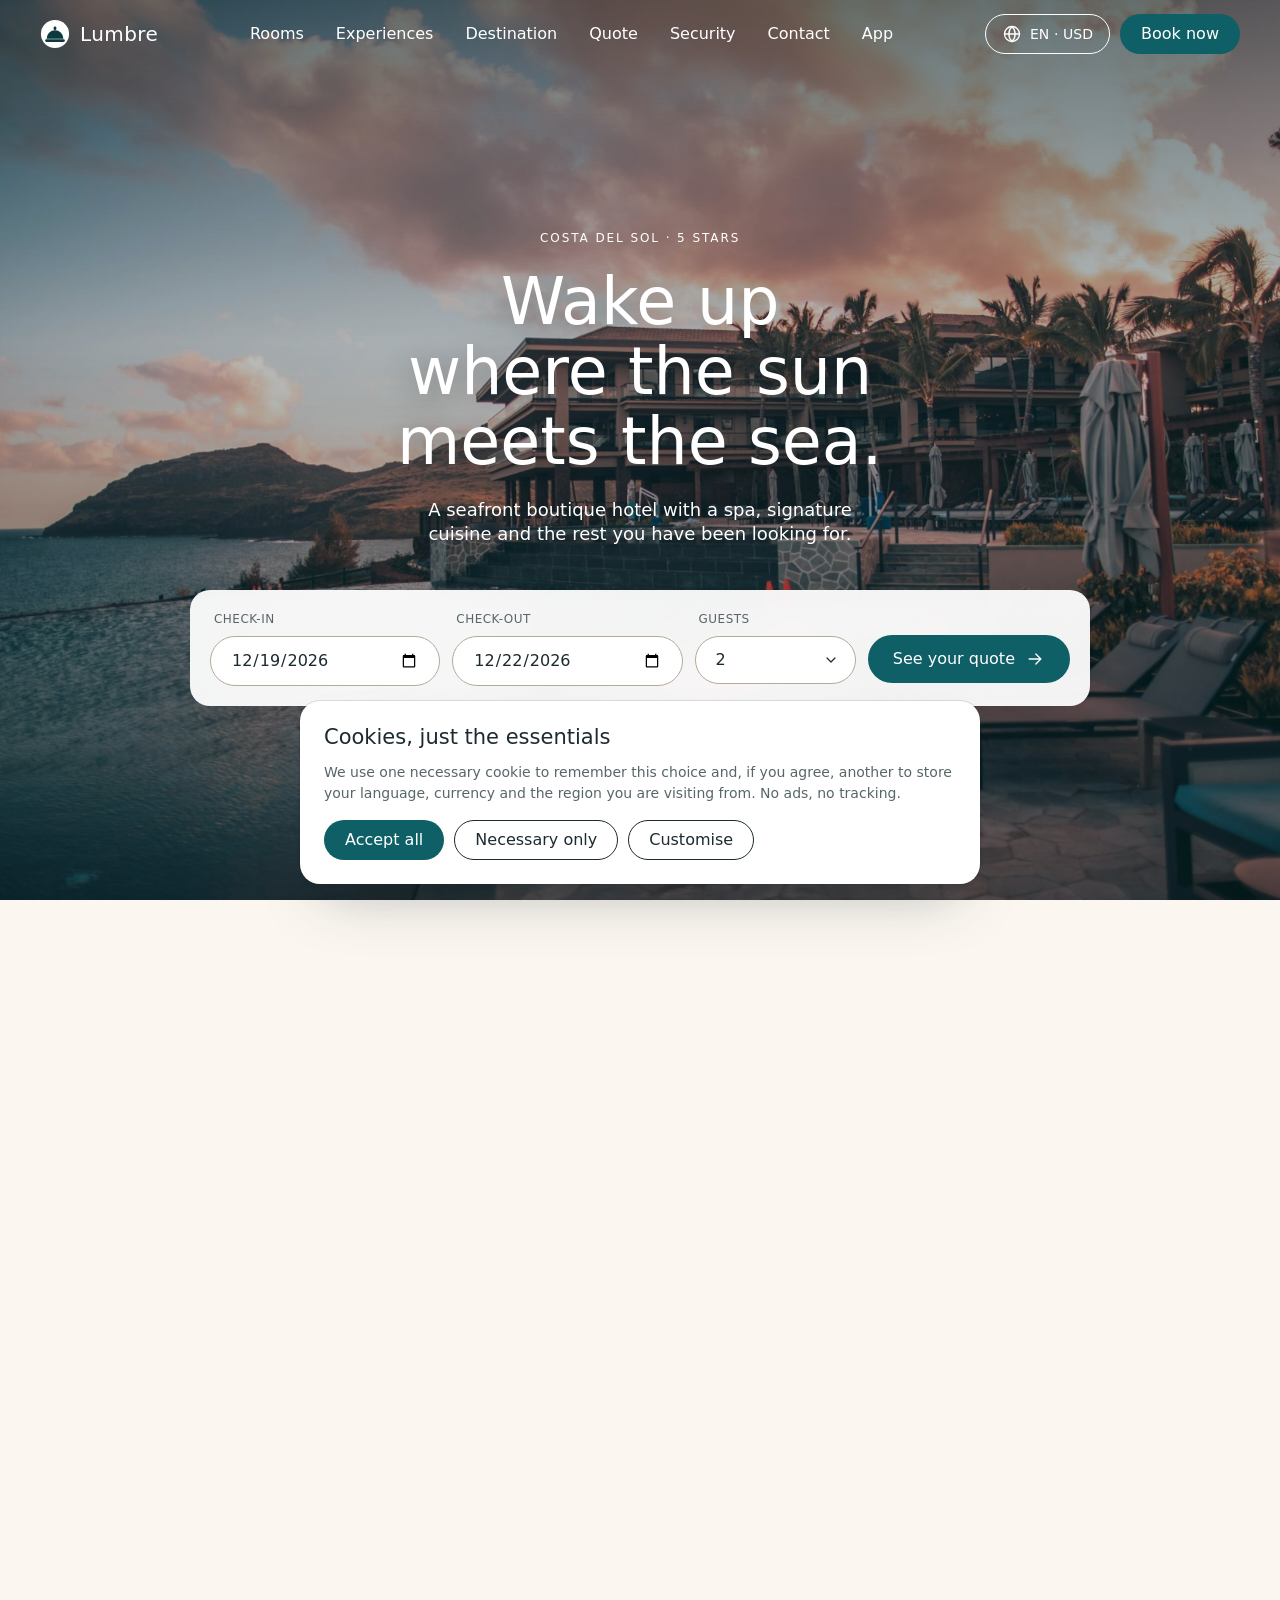
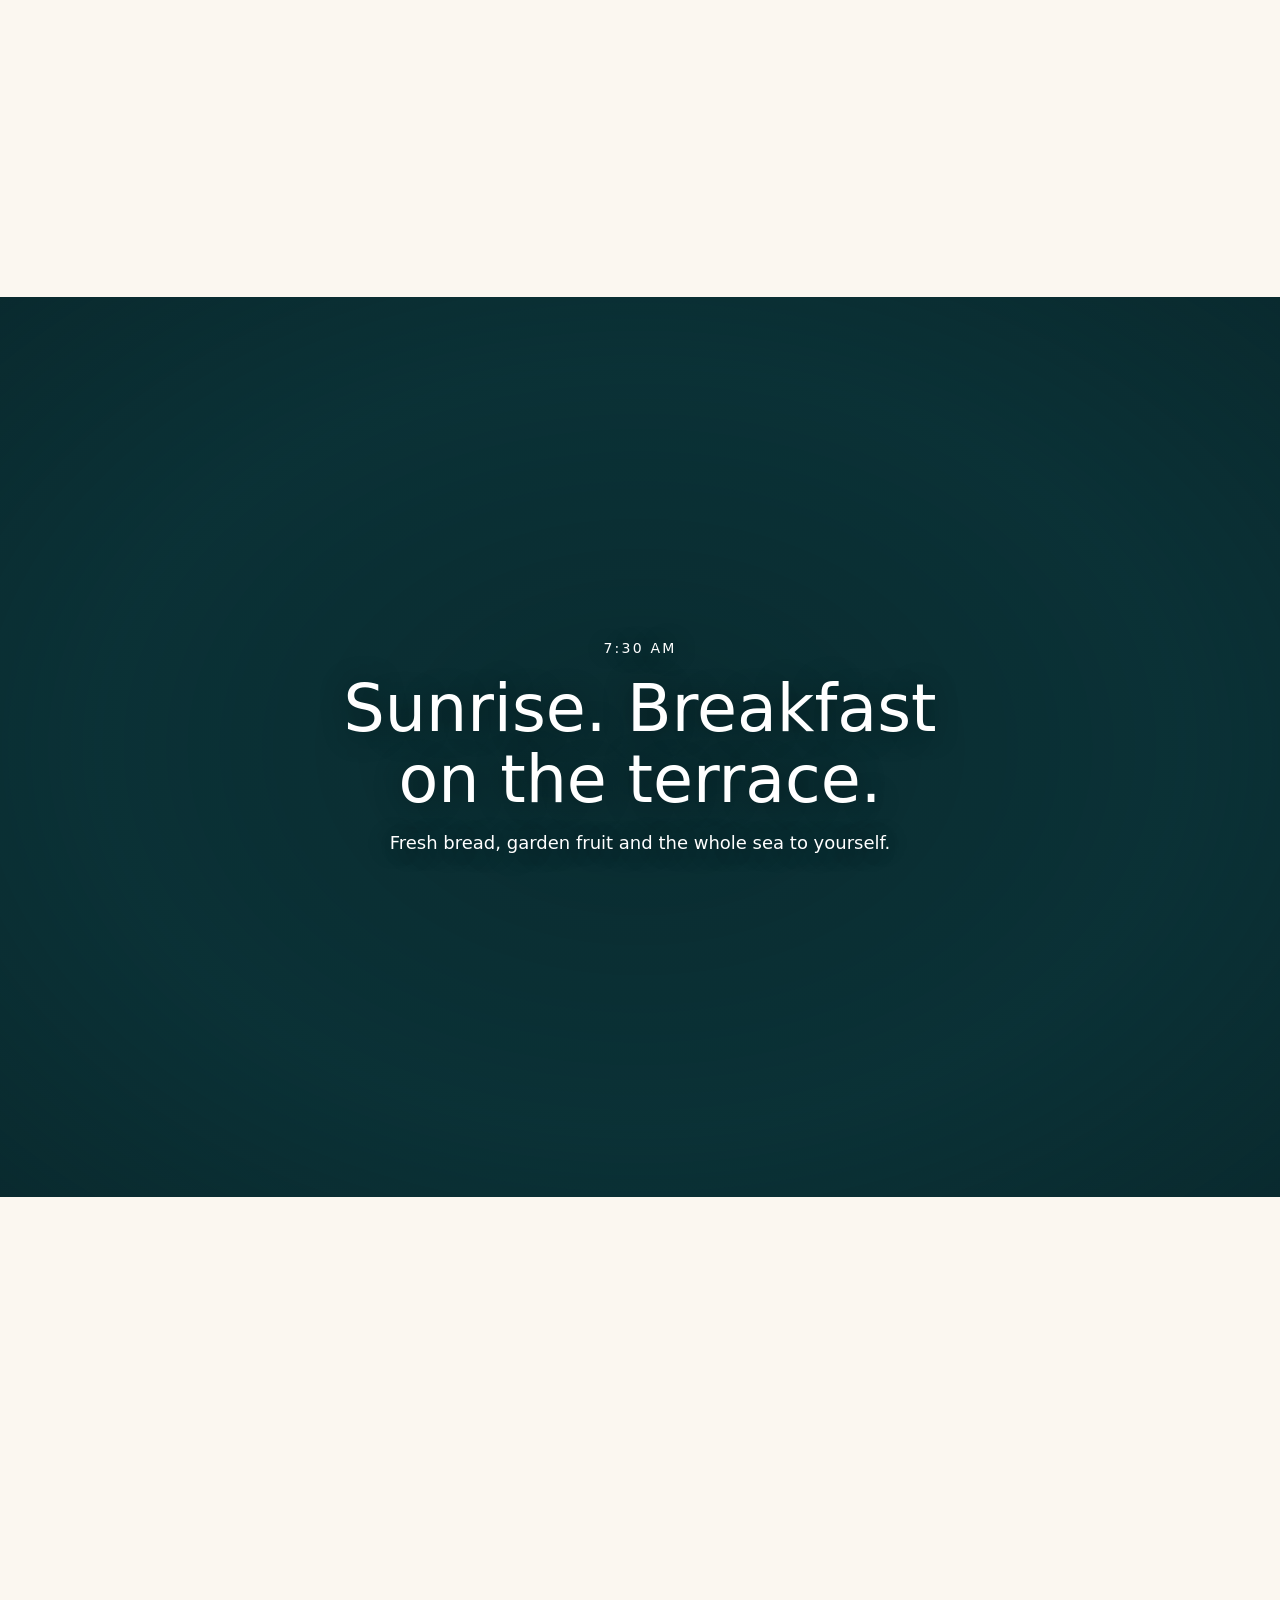
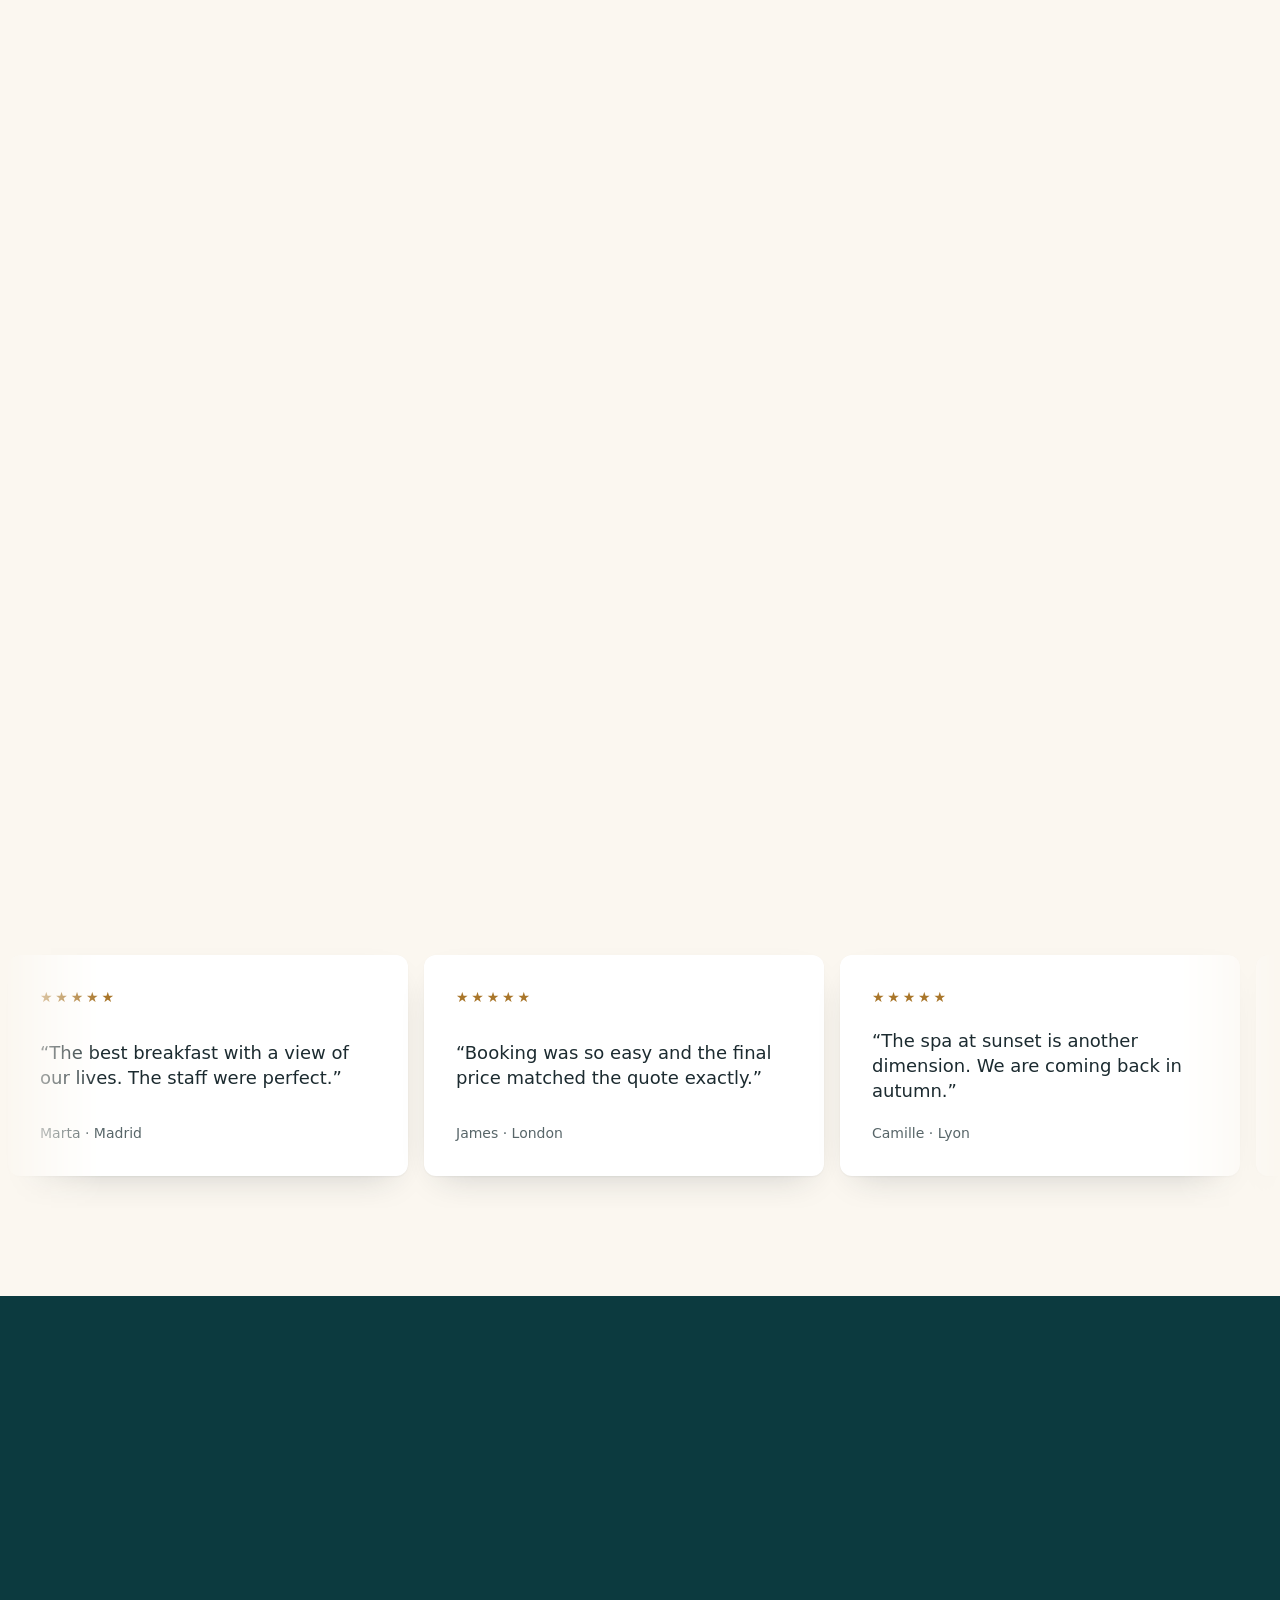
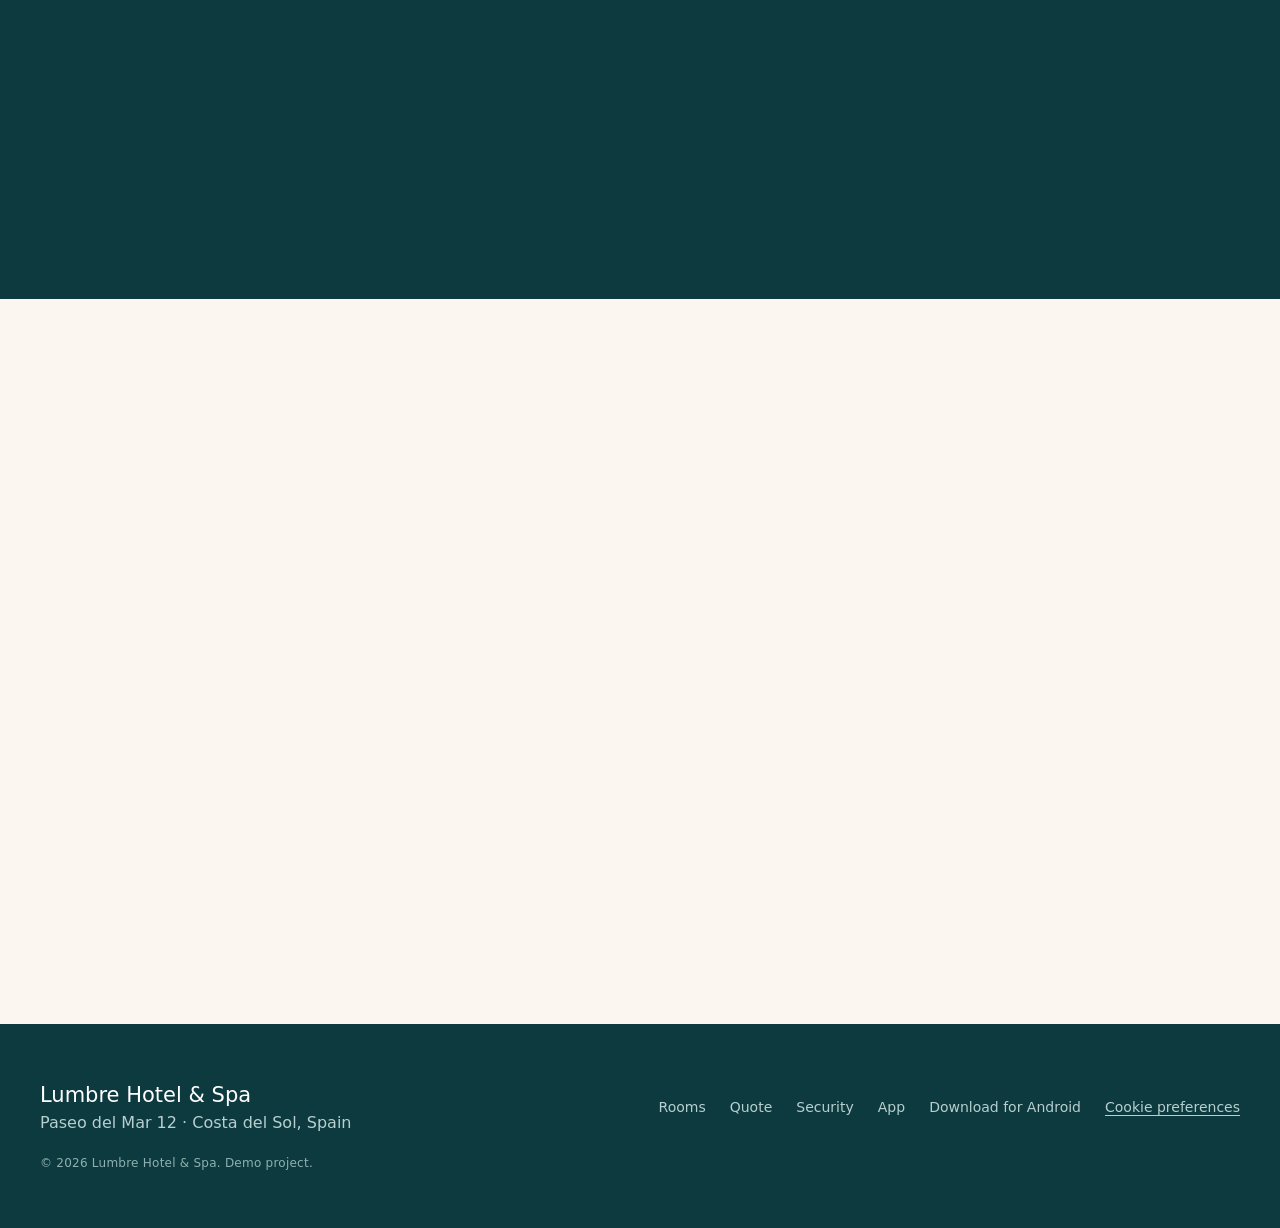
<file: index.html>
<!DOCTYPE html>
<html lang="es">
<head>
<meta charset="utf-8">
<meta name="viewport" content="width=device-width, initial-scale=1, viewport-fit=cover">
<meta http-equiv="Content-Security-Policy" content="default-src 'self'; script-src 'self'; style-src 'self'; img-src 'self' data:; font-src 'self'; connect-src 'self'; object-src 'none'; base-uri 'self'; form-action 'self'">
<meta name="referrer" content="strict-origin-when-cross-origin">
<meta name="description" content="Lumbre Hotel &amp; Spa: habitaciones frente al mar, spa y gastronomía. Calcula tu presupuesto al instante.">
<meta name="theme-color" content="#FBF7F0">
<title>Lumbre Hotel &amp; Spa</title>
<link rel="icon" href="assets/favicon.svg" type="image/svg+xml">
<link rel="stylesheet" href="css/styles.css">
<script src="js/i18n.js" defer></script>
<script src="js/app.js" defer></script>
</head>
<body>

<!-- Iconos -->
<svg class="sprite" aria-hidden="true" focusable="false">
  <symbol id="i-drop" viewBox="0 0 24 24"><path d="M12 3c4 4 6 7 6 10a6 6 0 0 1-12 0c0-3 2-6 6-10z"/></symbol>
  <symbol id="i-food" viewBox="0 0 24 24"><path d="M7 3v18M5 3v4a2 2 0 0 0 4 0V3M17 21V3c-2 2-3 4.500-3 8h3"/></symbol>
  <symbol id="i-pool" viewBox="0 0 24 24"><path d="M3 16c2 0 2-1.500 4.500-1.500S10 16 12 16s2-1.500 4.500-1.500S19 16 21 16M3 20c2 0 2-1.500 4.500-1.500S10 20 12 20s2-1.500 4.500-1.500S19 20 21 20M9 12V5.500a2 2 0 0 1 4 0M17 12V5.500a2 2 0 0 0-4 0"/></symbol>
  <symbol id="i-bell" viewBox="0 0 24 24"><path d="M3 19h18M5 19a7 7 0 0 1 14 0M12 12V8M10 8h4"/></symbol>
  <symbol id="i-wifi" viewBox="0 0 24 24"><path d="M3.500 9.500a12 12 0 0 1 17 0M6.500 13a8 8 0 0 1 11 0M9.500 16.500a4 4 0 0 1 5 0M12 20h.01"/></symbol>
  <symbol id="i-compass" viewBox="0 0 24 24"><circle cx="12" cy="12" r="9"/><path d="M15.500 8.500l-2 5-5 2 2-5z"/></symbol>
  <symbol id="i-shield" viewBox="0 0 24 24"><path d="M12 3l8 3v6c0 4.500-3.200 8-8 9-4.800-1-8-4.500-8-9V6zM9 12l2 2 4-4"/></symbol>
  <symbol id="i-lock" viewBox="0 0 24 24"><rect x="5" y="11" width="14" height="10" rx="2.500"/><path d="M8 11V8a4 4 0 0 1 8 0v3"/></symbol>
  <symbol id="i-cookie" viewBox="0 0 24 24"><path d="M21 12a9 9 0 1 1-9-9 4 4 0 0 0 4 4 4 4 0 0 0 5 5zM9 10h.01M14 14h.01M9.500 15.500h.01"/></symbol>
  <symbol id="i-eyeoff" viewBox="0 0 24 24"><path d="M3 3l18 18M10.600 6.100A9.600 9.600 0 0 1 12 6c5 0 8.500 4 9.500 6-.400.900-1.300 2.100-2.500 3.200M6.600 7.500C4.600 8.800 3.200 10.600 2.500 12c1 2 4.500 6 9.500 6 1.400 0 2.700-.300 3.900-.800M9.900 9.900a3 3 0 0 0 4.200 4.200"/></symbol>
  <symbol id="i-check" viewBox="0 0 24 24"><path d="M5 12.500l4.500 4.500L19 7.500"/></symbol>
  <symbol id="i-globe" viewBox="0 0 24 24"><circle cx="12" cy="12" r="9"/><path d="M3 12h18M12 3c2.500 2.500 3.800 5.500 3.800 9s-1.300 6.500-3.800 9c-2.500-2.500-3.800-5.500-3.800-9S9.500 5.500 12 3z"/></symbol>
  <symbol id="i-arrow" viewBox="0 0 24 24"><path d="M5 12h14M13 6l6 6-6 6"/></symbol>
  <symbol id="i-users" viewBox="0 0 24 24"><circle cx="9" cy="8" r="3.500"/><path d="M2.500 20a6.500 6.500 0 0 1 13 0M16 4.800a3.500 3.500 0 0 1 0 6.400M18 14.500a6.500 6.500 0 0 1 3.500 5.500"/></symbol>
  <symbol id="i-size" viewBox="0 0 24 24"><path d="M4 9V4h5M20 15v5h-5M4 4l6 6M20 20l-6-6"/></symbol>
  <symbol id="i-star" viewBox="0 0 24 24"><path d="M12 3l2.700 5.600 6.100.900-4.400 4.300 1 6.100L12 17l-5.400 2.900 1-6.100L3.200 9.500l6.100-.900z"/></symbol>
</svg>

<a class="skip" href="#main" data-i18n="a11y.skip">Saltar al contenido</a>
<div class="progress" aria-hidden="true"><div class="progress-bar" id="progressBar"></div></div>

<header class="site-header" id="siteHeader">
  <div class="wrap header-in">
    <a class="logo" href="#top" aria-label="Lumbre Hotel &amp; Spa">
      <svg viewBox="0 0 32 32" aria-hidden="true"><circle class="l-bg" cx="16" cy="16" r="15"/><path class="l-fg" d="M7 21a9 9 0 0 1 18 0z"/><rect class="l-fg" x="5.5" y="21.5" width="21" height="3" rx="1.5"/><rect class="l-fg" x="14.5" y="8" width="3" height="4" rx="1.5"/></svg>
      <span>Lumbre</span>
    </a>

    <nav class="nav" id="mainNav" aria-label="Principal" data-i18n-attr="aria-label:a11y.nav">
      <a href="#habitaciones" data-i18n="nav.rooms">Habitaciones</a>
      <a href="#experiencias" data-i18n="nav.exp">Experiencias</a>
      <a href="#destino" data-i18n="nav.dest">Destino</a>
      <a href="#presupuesto" data-i18n="nav.quote">Presupuesto</a>
      <a href="#seguridad" data-i18n="nav.security">Seguridad</a>
      <a href="#contacto" data-i18n="nav.contact">Contacto</a>
      <a href="app/" data-i18n="nav.app">App</a>
    </nav>

    <div class="header-actions">
      <div class="prefs">
        <button class="prefs-btn" id="prefsBtn" type="button" aria-haspopup="true" aria-expanded="false" aria-controls="prefsPop" data-i18n-attr="aria-label:prefs.title">
          <svg class="ic" aria-hidden="true"><use href="#i-globe"/></svg>
          <span id="prefsLabel">ES · EUR</span>
        </button>
        <div class="prefs-pop" id="prefsPop" hidden>
          <p class="prefs-title" data-i18n="prefs.title">Idioma y moneda</p>
          <label class="mini-field">
            <span data-i18n="prefs.lang">Idioma</span>
            <select id="langSel">
              <option value="es">Español</option>
              <option value="en">English</option>
              <option value="pt">Português</option>
              <option value="fr">Français</option>
            </select>
          </label>
          <label class="mini-field">
            <span data-i18n="prefs.cur">Moneda</span>
            <select id="curSel">
              <option value="EUR">EUR €</option>
              <option value="USD">USD $</option>
              <option value="MXN">MXN $</option>
              <option value="GBP">GBP £</option>
              <option value="BRL">BRL R$</option>
              <option value="COP">COP $</option>
            </select>
          </label>
          <p class="prefs-note" id="regionNote"></p>
        </div>
      </div>
      <a class="btn btn-sm header-cta" href="#presupuesto" data-i18n="nav.book">Reservar</a>
      <button class="menu-btn" id="menuBtn" type="button" aria-expanded="false" aria-controls="mainNav" data-i18n-attr="aria-label:a11y.menu">
        <span></span><span></span><span></span>
      </button>
    </div>
  </div>
</header>

<main id="main">

<!-- HERO -->
<section class="hero" id="top">
  <div class="hero-media" aria-hidden="true">
    <img class="hero-img" src="assets/img/hero.jpg" alt="" width="2000" height="1333" fetchpriority="high" decoding="async">
  </div>

  <div class="wrap hero-in">
    <p class="eyebrow hero-fade" data-i18n="hero.eyebrow">Costa del Sol · 5 estrellas</p>
    <h1 class="hero-title" data-i18n="hero.title" data-split>Despierta donde el sol toca el mar.</h1>
    <p class="hero-sub hero-fade" data-i18n="hero.sub">Un hotel boutique frente al mar con spa, cocina de autor y el descanso que estabas buscando.</p>

    <form class="quick hero-fade" id="heroForm" novalidate>
      <div class="field">
        <label for="h-checkin" data-i18n="f.checkin">Llegada</label>
        <input id="h-checkin" name="checkin" type="date" required>
        <p class="field-msg" aria-live="polite"></p>
      </div>
      <div class="field">
        <label for="h-checkout" data-i18n="f.checkout">Salida</label>
        <input id="h-checkout" name="checkout" type="date" required>
        <p class="field-msg" aria-live="polite"></p>
      </div>
      <div class="field">
        <label for="h-guests" data-i18n="f.guests">Huéspedes</label>
        <select id="h-guests" name="guests">
          <option value="1">1</option><option value="2" selected>2</option><option value="3">3</option>
          <option value="4">4</option><option value="5">5</option><option value="6">6</option>
        </select>
        <p class="field-msg"></p>
      </div>
      <button class="btn quick-btn" type="submit">
        <span data-i18n="hero.cta">Ver presupuesto</span>
        <svg class="ic" aria-hidden="true"><use href="#i-arrow"/></svg>
      </button>
    </form>
  </div>
</section>

<!-- CIFRAS -->
<section class="stats" aria-label="Cifras" data-i18n-attr="aria-label:stats.aria">
  <div class="wrap stats-in">
    <div class="stat reveal"><strong><span data-count="4.9" data-decimals="1">4,9</span><small>/5</small></strong><span data-i18n="stats.rating">Valoración de huéspedes</span></div>
    <div class="stat reveal" data-delay="80"><strong><span data-count="86">86</span></strong><span data-i18n="stats.rooms">Habitaciones y suites</span></div>
    <div class="stat reveal" data-delay="160"><strong><span data-count="120">120</span><small> m</small></strong><span data-i18n="stats.beach">A la playa</span></div>
    <div class="stat reveal" data-delay="240"><strong><span data-count="24">24</span><small> h</small></strong><span data-i18n="stats.desk">Recepción y conserjería</span></div>
  </div>
</section>

<!-- HABITACIONES -->
<section class="section" id="habitaciones">
  <div class="wrap">
    <header class="sec-head reveal">
      <p class="eyebrow" data-i18n="rooms.eyebrow">Habitaciones</p>
      <h2 data-i18n="rooms.title">Elige tu forma de descansar.</h2>
      <p data-i18n="rooms.sub">Tres categorías, todas con vistas, desayuno opcional y cancelación flexible.</p>
    </header>

    <div class="rooms">
      <article class="room reveal tilt">
        <div class="room-art"><img src="assets/img/room-standard.jpg" alt="" data-i18n-attr="alt:room.standard" width="1100" height="733" loading="lazy" decoding="async"></div>
        <div class="room-body">
          <h3 data-i18n="room.standard">Estándar Jardín</h3>
          <p data-i18n="room.standard.d">Luminosa y tranquila, con terraza al jardín mediterráneo.</p>
          <ul class="room-meta">
            <li><svg class="ic" aria-hidden="true"><use href="#i-users"/></svg><span data-i18n="room.cap2">Hasta 2 huéspedes</span></li>
            <li><svg class="ic" aria-hidden="true"><use href="#i-size"/></svg><span>24 m²</span></li>
          </ul>
          <div class="room-foot">
            <p class="price"><span data-i18n="from">Desde</span> <strong data-price="120">120 €</strong> <span data-i18n="per.night">/ noche</span></p>
            <button class="btn btn-ghost btn-sm" type="button" data-pick-room="standard" data-i18n="rooms.pick">Elegir</button>
          </div>
        </div>
      </article>

      <article class="room room-hot reveal tilt" data-delay="100">
        <span class="badge" data-i18n="rooms.popular">La favorita</span>
        <div class="room-art"><img src="assets/img/room-deluxe.jpg" alt="" data-i18n-attr="alt:room.deluxe" width="1100" height="733" loading="lazy" decoding="async"></div>
        <div class="room-body">
          <h3 data-i18n="room.deluxe">Suite Deluxe Mar</h3>
          <p data-i18n="room.deluxe.d">Salón independiente, bañera exenta y balcón frente al mar.</p>
          <ul class="room-meta">
            <li><svg class="ic" aria-hidden="true"><use href="#i-users"/></svg><span data-i18n="room.cap3">Hasta 3 huéspedes</span></li>
            <li><svg class="ic" aria-hidden="true"><use href="#i-size"/></svg><span>42 m²</span></li>
          </ul>
          <div class="room-foot">
            <p class="price"><span data-i18n="from">Desde</span> <strong data-price="190">190 €</strong> <span data-i18n="per.night">/ noche</span></p>
            <button class="btn btn-sm" type="button" data-pick-room="deluxe" data-i18n="rooms.pick">Elegir</button>
          </div>
        </div>
      </article>

      <article class="room reveal tilt" data-delay="200">
        <div class="room-art"><img src="assets/img/room-penthouse.jpg" alt="" data-i18n-attr="alt:room.penthouse" width="1100" height="733" loading="lazy" decoding="async"></div>
        <div class="room-body">
          <h3 data-i18n="room.penthouse">Ático Lumbre</h3>
          <p data-i18n="room.penthouse.d">Dos dormitorios, piscina privada y la mejor puesta de sol.</p>
          <ul class="room-meta">
            <li><svg class="ic" aria-hidden="true"><use href="#i-users"/></svg><span data-i18n="room.cap6">Hasta 6 huéspedes</span></li>
            <li><svg class="ic" aria-hidden="true"><use href="#i-size"/></svg><span>95 m²</span></li>
          </ul>
          <div class="room-foot">
            <p class="price"><span data-i18n="from">Desde</span> <strong data-price="340">340 €</strong> <span data-i18n="per.night">/ noche</span></p>
            <button class="btn btn-ghost btn-sm" type="button" data-pick-room="penthouse" data-i18n="rooms.pick">Elegir</button>
          </div>
        </div>
      </article>
    </div>
  </div>
</section>

<!-- ESCENA CON SCROLL -->
<section class="showcase" id="showcase" aria-label="Un día en Lumbre" data-i18n-attr="aria-label:sc.aria">
  <div class="showcase-sticky">
    <div class="showcase-frame">
      <img class="sc-img" src="assets/img/day-morning.jpg" alt="" width="1800" height="1200" loading="lazy" decoding="async">
      <img class="sc-img sc-dusk" src="assets/img/day-sunset.jpg" alt="" width="1800" height="1200" loading="lazy" decoding="async">
      <img class="sc-img sc-night" src="assets/img/day-night.jpg" alt="" width="1800" height="1200" loading="lazy" decoding="async">
      <div class="sc-shade"></div>
      <div class="sc-caps">
        <div class="sc-cap is-on" data-stage="0">
          <p class="eyebrow" data-i18n="sc.1.k">07:30</p>
          <h2 data-i18n="sc.1.t">Amanece. Desayuno en la terraza.</h2>
          <p data-i18n="sc.1.d">Pan recién hecho, fruta de la huerta y el mar entero para ti.</p>
        </div>
        <div class="sc-cap" data-stage="1">
          <p class="eyebrow" data-i18n="sc.2.k">19:45</p>
          <h2 data-i18n="sc.2.t">Atardece. Una copa en la piscina infinita.</h2>
          <p data-i18n="sc.2.d">El cielo se enciende y nadie tiene prisa.</p>
        </div>
        <div class="sc-cap" data-stage="2">
          <p class="eyebrow" data-i18n="sc.3.k">23:00</p>
          <h2 data-i18n="sc.3.t">Anochece. Silencio y estrellas.</h2>
          <p data-i18n="sc.3.d">Habitaciones insonorizadas y camas que no querrás dejar.</p>
        </div>
      </div>
    </div>
  </div>
</section>

<!-- EXPERIENCIAS -->
<section class="section" id="experiencias">
  <div class="wrap">
    <header class="sec-head reveal">
      <p class="eyebrow" data-i18n="exp.eyebrow">Experiencias</p>
      <h2 data-i18n="exp.title">Todo lo que hace especial una estancia.</h2>
    </header>
    <div class="bento">
      <article class="tile tile-lg reveal">
        <img class="tile-img" src="assets/img/exp-spa.jpg" alt="" width="1000" height="667" loading="lazy" decoding="async">
        <div class="tile-body">
          <h3 data-i18n="exp.spa"></h3>
          <p data-i18n="exp.spa.d"></p>
          <button class="chip-btn" type="button" data-add-extra="spa"><span data-i18n="exp.add"></span></button>
        </div>
      </article>
      <article class="tile  reveal" data-delay="80">
        <img class="tile-img" src="assets/img/exp-food.jpg" alt="" width="1000" height="667" loading="lazy" decoding="async">
        <div class="tile-body">
          <h3 data-i18n="exp.food"></h3>
          <p data-i18n="exp.food.d"></p>
          <button class="chip-btn" type="button" data-add-extra="breakfast"><span data-i18n="exp.add"></span></button>
        </div>
      </article>
      <article class="tile  reveal" data-delay="160">
        <img class="tile-img" src="assets/img/exp-pool.jpg" alt="" width="1000" height="667" loading="lazy" decoding="async">
        <div class="tile-body">
          <h3 data-i18n="exp.pool"></h3>
          <p data-i18n="exp.pool.d"></p>
          <span class="chip" data-i18n="exp.included"></span>
        </div>
      </article>
      <article class="tile  reveal">
        <img class="tile-img" src="assets/img/exp-desk.jpg" alt="" width="1000" height="667" loading="lazy" decoding="async">
        <div class="tile-body">
          <h3 data-i18n="exp.desk"></h3>
          <p data-i18n="exp.desk.d"></p>
          <span class="chip" data-i18n="exp.included"></span>
        </div>
      </article>
      <article class="tile  reveal" data-delay="80">
        <img class="tile-img" src="assets/img/exp-wifi.jpg" alt="" width="1000" height="667" loading="lazy" decoding="async">
        <div class="tile-body">
          <h3 data-i18n="exp.wifi"></h3>
          <p data-i18n="exp.wifi.d"></p>
          <span class="chip" data-i18n="exp.included"></span>
        </div>
      </article>
      <article class="tile tile-lg reveal" data-delay="160">
        <img class="tile-img" src="assets/img/exp-trips.jpg" alt="" width="1000" height="667" loading="lazy" decoding="async">
        <div class="tile-body">
          <h3 data-i18n="exp.trips"></h3>
          <p data-i18n="exp.trips.d"></p>
          <button class="chip-btn" type="button" data-ask="exp.trips"><span data-i18n="exp.ask"></span></button>
        </div>
      </article>
    </div>
  </div>
</section>

<!-- DESTINO -->
<section class="section section-alt" id="destino">
  <div class="wrap">
    <header class="sec-head reveal">
      <p class="eyebrow" data-i18n="dest.eyebrow"></p>
      <h2 data-i18n="dest.title"></h2>
      <p data-i18n="dest.sub"></p>
    </header>
    <div class="dest">
      <article class="dest-card reveal">
        <img src="assets/img/dest-cove.jpg" alt="" width="1000" height="667" loading="lazy" decoding="async">
        <div class="dest-body">
          <h3 data-i18n="dest.1.t"></h3>
          <p data-i18n="dest.1.d"></p>
          <button class="chip-btn" type="button" data-ask="dest.1.t"><span data-i18n="dest.ask"></span></button>
        </div>
      </article>
      <article class="dest-card reveal" data-delay="80">
        <img src="assets/img/dest-village.jpg" alt="" width="1000" height="667" loading="lazy" decoding="async">
        <div class="dest-body">
          <h3 data-i18n="dest.2.t"></h3>
          <p data-i18n="dest.2.d"></p>
          <button class="chip-btn" type="button" data-ask="dest.2.t"><span data-i18n="dest.ask"></span></button>
        </div>
      </article>
      <article class="dest-card reveal" data-delay="160">
        <img src="assets/img/dest-town.jpg" alt="" width="1000" height="667" loading="lazy" decoding="async">
        <div class="dest-body">
          <h3 data-i18n="dest.3.t"></h3>
          <p data-i18n="dest.3.d"></p>
          <button class="chip-btn" type="button" data-ask="dest.3.t"><span data-i18n="dest.ask"></span></button>
        </div>
      </article>
      <article class="dest-card reveal" data-delay="240">
        <img src="assets/img/dest-sail.jpg" alt="" width="1000" height="667" loading="lazy" decoding="async">
        <div class="dest-body">
          <h3 data-i18n="dest.4.t"></h3>
          <p data-i18n="dest.4.d"></p>
          <button class="chip-btn" type="button" data-ask="dest.4.t"><span data-i18n="dest.ask"></span></button>
        </div>
      </article>
    </div>
  </div>
</section>

<!-- PRESUPUESTO -->
<section class="section" id="presupuesto">
  <div class="wrap">
    <header class="sec-head reveal">
      <p class="eyebrow" data-i18n="quote.eyebrow">Presupuesto</p>
      <h2 data-i18n="quote.title">Calcula tu estancia en 3 pasos.</h2>
      <p data-i18n="quote.sub">Sin sorpresas: verás el desglose completo antes de enviar nada.</p>
    </header>

    <div class="quote reveal">
      <div class="quote-main">
        <ol class="steps-bar" id="stepsBar">
          <li class="is-on"><span class="dot">1</span><span data-i18n="quote.s1">Fechas</span></li>
          <li><span class="dot">2</span><span data-i18n="quote.s2">Habitación</span></li>
          <li><span class="dot">3</span><span data-i18n="quote.s3">Tus datos</span></li>
        </ol>

        <form id="quoteForm" novalidate autocomplete="on">
          <!-- Paso 1 -->
          <fieldset class="step" data-step="1">
            <legend class="sr-only" data-i18n="quote.s1">Fechas</legend>
            <div class="grid-2">
              <div class="field">
                <label for="q-checkin" data-i18n="f.checkin">Llegada</label>
                <input id="q-checkin" name="checkin" type="date" required>
                <p class="field-msg" aria-live="polite"></p>
              </div>
              <div class="field">
                <label for="q-checkout" data-i18n="f.checkout">Salida</label>
                <input id="q-checkout" name="checkout" type="date" required>
                <p class="field-msg" aria-live="polite"></p>
              </div>
              <div class="field">
                <label for="q-adults" data-i18n="f.adults">Adultos</label>
                <div class="stepper">
                  <button type="button" class="stp" data-for="q-adults" data-delta="-1" aria-label="−" data-i18n-attr="aria-label:f.less">−</button>
                  <input id="q-adults" name="adults" type="number" inputmode="numeric" min="1" max="6" step="1" value="2" required>
                  <button type="button" class="stp" data-for="q-adults" data-delta="1" aria-label="+" data-i18n-attr="aria-label:f.more">+</button>
                </div>
                <p class="field-msg" aria-live="polite"></p>
              </div>
              <div class="field">
                <label for="q-children" data-i18n="f.children">Niños (2–12 años)</label>
                <div class="stepper">
                  <button type="button" class="stp" data-for="q-children" data-delta="-1" aria-label="−" data-i18n-attr="aria-label:f.less">−</button>
                  <input id="q-children" name="children" type="number" inputmode="numeric" min="0" max="4" step="1" value="0" required>
                  <button type="button" class="stp" data-for="q-children" data-delta="1" aria-label="+" data-i18n-attr="aria-label:f.more">+</button>
                </div>
                <p class="field-msg" aria-live="polite"></p>
              </div>
            </div>
          </fieldset>

          <!-- Paso 2 -->
          <fieldset class="step" data-step="2" hidden>
            <legend class="sr-only" data-i18n="quote.s2">Habitación</legend>
            <p class="group-label" data-i18n="f.room">Habitación</p>
            <div class="choices" id="roomChoices">
              <label class="choice">
                <input type="radio" name="room" value="standard">
                <span class="choice-body"><b data-i18n="room.standard">Estándar Jardín</b><small><span data-price="120">120 €</span> <span data-i18n="per.night">/ noche</span> · <span data-i18n="room.cap2">Hasta 2 huéspedes</span></small></span>
              </label>
              <label class="choice">
                <input type="radio" name="room" value="deluxe" checked>
                <span class="choice-body"><b data-i18n="room.deluxe">Suite Deluxe Mar</b><small><span data-price="190">190 €</span> <span data-i18n="per.night">/ noche</span> · <span data-i18n="room.cap3">Hasta 3 huéspedes</span></small></span>
              </label>
              <label class="choice">
                <input type="radio" name="room" value="penthouse">
                <span class="choice-body"><b data-i18n="room.penthouse">Ático Lumbre</b><small><span data-price="340">340 €</span> <span data-i18n="per.night">/ noche</span> · <span data-i18n="room.cap6">Hasta 6 huéspedes</span></small></span>
              </label>
            </div>
            <p class="field-msg group-msg" id="roomMsg" aria-live="polite"></p>

            <p class="group-label" data-i18n="f.extras">Extras</p>
            <div class="choices choices-2">
              <label class="choice">
                <input type="checkbox" name="extras" value="breakfast">
                <span class="choice-body"><b data-i18n="x.breakfast">Desayuno buffet</b><small><span data-price="18">18 €</span> <span data-i18n="x.pp.night">por persona y noche</span></small></span>
              </label>
              <label class="choice">
                <input type="checkbox" name="extras" value="spa">
                <span class="choice-body"><b data-i18n="x.spa">Circuito de spa</b><small><span data-price="45">45 €</span> <span data-i18n="x.pp">por adulto</span></small></span>
              </label>
              <label class="choice">
                <input type="checkbox" name="extras" value="transfer">
                <span class="choice-body"><b data-i18n="x.transfer">Traslado aeropuerto</b><small><span data-price="60">60 €</span> <span data-i18n="x.once">por estancia</span></small></span>
              </label>
              <label class="choice">
                <input type="checkbox" name="extras" value="parking">
                <span class="choice-body"><b data-i18n="x.parking">Parking cubierto</b><small><span data-price="15">15 €</span> <span data-i18n="per.night">/ noche</span></small></span>
              </label>
              <label class="choice">
                <input type="checkbox" name="extras" value="late">
                <span class="choice-body"><b data-i18n="x.late">Salida tardía (16:00)</b><small><span data-price="30">30 €</span> <span data-i18n="x.once">por estancia</span></small></span>
              </label>
            </div>

            <div class="field promo">
              <label for="q-promo" data-i18n="f.promo">Código promocional (opcional)</label>
              <div class="inline">
                <input id="q-promo" name="promo" type="text" maxlength="20" autocomplete="off" autocapitalize="characters" spellcheck="false" placeholder="LUMBRE10">
                <button class="btn btn-ghost btn-sm" type="button" id="promoApply" data-i18n="f.apply">Aplicar</button>
              </div>
              <p class="field-msg" aria-live="polite"></p>
            </div>
          </fieldset>

          <!-- Paso 3 -->
          <fieldset class="step" data-step="3" hidden>
            <legend class="sr-only" data-i18n="quote.s3">Tus datos</legend>
            <div class="grid-2">
              <div class="field">
                <label for="q-name" data-i18n="f.name">Nombre y apellidos</label>
                <input id="q-name" name="name" type="text" autocomplete="name" maxlength="80" required>
                <p class="field-msg" aria-live="polite"></p>
              </div>
              <div class="field">
                <label for="q-email" data-i18n="f.email">Correo electrónico</label>
                <input id="q-email" name="email" type="email" inputmode="email" autocomplete="email" maxlength="254" spellcheck="false" required placeholder="nombre@correo.com" data-i18n-attr="placeholder:f.email.ph">
                <p class="field-msg" aria-live="polite"></p>
              </div>
              <div class="field">
                <label for="q-phone" data-i18n="f.phone">Teléfono (opcional)</label>
                <input id="q-phone" name="phone" type="tel" inputmode="tel" autocomplete="tel" maxlength="22" placeholder="+34 600 000 000">
                <p class="field-msg" aria-live="polite"></p>
              </div>
              <div class="field">
                <label for="q-notes" data-i18n="f.notes">Peticiones especiales (opcional)</label>
                <textarea id="q-notes" name="notes" rows="2" maxlength="500"></textarea>
                <p class="field-msg" aria-live="polite"></p>
              </div>
            </div>
            <div class="hp" aria-hidden="true">
              <label for="q-website">Website</label>
              <input id="q-website" name="website" type="text" tabindex="-1" autocomplete="off">
            </div>
            <div class="field check-field">
              <label class="check">
                <input id="q-consent" name="consent" type="checkbox" required>
                <span data-i18n="f.consent">Acepto que Lumbre use estos datos solo para responder a mi solicitud.</span>
              </label>
              <p class="field-msg" aria-live="polite"></p>
            </div>
          </fieldset>

          <div class="step-nav">
            <button class="btn btn-ghost" type="button" id="prevBtn" hidden data-i18n="quote.back">Atrás</button>
            <button class="btn" type="button" id="nextBtn" data-i18n="quote.next">Continuar</button>
            <button class="btn" type="submit" id="submitBtn" hidden data-i18n="quote.send">Solicitar reserva</button>
          </div>
        </form>

        <div class="success" id="quoteSuccess" hidden tabindex="-1">
          <div class="success-ic"><svg class="ic" aria-hidden="true"><use href="#i-check"/></svg></div>
          <h3 data-i18n="ok.title">¡Solicitud lista!</h3>
          <p id="okText"></p>
          <p class="ref"><span data-i18n="ok.ref">Referencia</span> <strong id="refCode">LMB-000000</strong></p>
          <p class="fine" data-i18n="ok.demo">Sitio de demostración: la solicitud todavía no se envía a ningún servidor.</p>
          <button class="btn btn-ghost" type="button" id="newQuote" data-i18n="ok.again">Hacer otro presupuesto</button>
        </div>
      </div>

      <aside class="summary" aria-labelledby="sumTitle">
        <div class="lumi-row">
          <svg class="lumi" id="lumi" viewBox="0 0 120 110" aria-hidden="true">
            <ellipse class="lumi-shadow" cx="60" cy="102" rx="40" ry="5"/>
            <g class="lumi-body">
              <rect x="54" y="8" width="12" height="14" rx="6" fill="#B8863B"/>
              <path d="M16 82c0-28 19-50 44-50s44 22 44 50z" fill="#E9B95C"/>
              <path d="M28 70c2-16 11-27 23-31" stroke="#fff" stroke-opacity=".9" stroke-width="5" stroke-linecap="round" fill="none"/>
              <rect x="8" y="80" width="104" height="14" rx="7" fill="#0F5F66"/>
              <g class="lumi-eyes"><ellipse cx="46" cy="60" rx="5" ry="6.500" fill="#1C2B30"/><ellipse cx="74" cy="60" rx="5" ry="6.500" fill="#1C2B30"/></g>
              <path id="lumiMouth" d="M50 70q10 8 20 0" stroke="#1C2B30" stroke-width="3.500" stroke-linecap="round" fill="none"/>
            </g>
          </svg>
          <p class="bubble" id="lumiBubble" aria-live="polite"></p>
        </div>
        <h3 id="sumTitle" data-i18n="sum.title">Tu presupuesto</h3>
        <ul class="sum-list" id="sumList"></ul>
        <div class="sum-total">
          <span data-i18n="sum.total">Total estimado</span>
          <strong id="sumTotal">—</strong>
        </div>
        <p class="fine" id="sumPerNight"></p>
        <p class="fine" data-i18n="sum.note">Impuestos incluidos. Precios orientativos; el tipo de cambio es aproximado.</p>
      </aside>
    </div>
  </div>
</section>

<!-- OPINIONES -->
<section class="section" id="opiniones">
  <div class="wrap">
    <header class="sec-head reveal">
      <p class="eyebrow" data-i18n="rev.eyebrow">Opiniones</p>
      <h2 data-i18n="rev.title">Quien viene, vuelve.</h2>
    </header>
  </div>
  <div class="marquee" id="marquee">
    <div class="marquee-track">
      <figure class="quote-card"><blockquote data-i18n="rev.1">«El mejor desayuno con vistas de nuestra vida. El personal, un diez.»</blockquote><figcaption>Marta · Madrid</figcaption></figure>
      <figure class="quote-card"><blockquote data-i18n="rev.2">«Reservar fue facilísimo y el precio final fue exactamente el del presupuesto.»</blockquote><figcaption>James · London</figcaption></figure>
      <figure class="quote-card"><blockquote data-i18n="rev.3">«El spa al atardecer es otra dimensión. Volveremos en otoño.»</blockquote><figcaption>Camille · Lyon</figcaption></figure>
      <figure class="quote-card"><blockquote data-i18n="rev.4">«Viajamos con niños y pensaron en todo. Cero estrés.»</blockquote><figcaption>Rafael · São Paulo</figcaption></figure>
    </div>
  </div>
</section>

<!-- SEGURIDAD -->
<section class="section section-dark" id="seguridad">
  <div class="wrap">
    <header class="sec-head reveal">
      <p class="eyebrow" data-i18n="sec.eyebrow">Seguridad y privacidad</p>
      <h2 data-i18n="sec.title">Tus datos, a buen recaudo.</h2>
      <p data-i18n="sec.sub">La web está construida para pedir lo mínimo y protegerlo al máximo.</p>
    </header>
    <div class="sec-grid">
      <article class="sec-card reveal">
        <svg class="ic ic-xl" aria-hidden="true"><use href="#i-shield"/></svg>
        <h3 data-i18n="sec.1.t">Formularios validados</h3>
        <p data-i18n="sec.1.d">Cada campo se comprueba (correo, fechas, teléfono) y los envíos automáticos de bots se bloquean.</p>
      </article>
      <article class="sec-card reveal" data-delay="80">
        <svg class="ic ic-xl" aria-hidden="true"><use href="#i-lock"/></svg>
        <h3 data-i18n="sec.2.t">Política de contenido estricta</h3>
        <p data-i18n="sec.2.d">Una política CSP impide ejecutar código o cargar recursos que no sean de este sitio.</p>
      </article>
      <article class="sec-card reveal" data-delay="160">
        <svg class="ic ic-xl" aria-hidden="true"><use href="#i-eyeoff"/></svg>
        <h3 data-i18n="sec.3.t">Sin rastreadores</h3>
        <p data-i18n="sec.3.d">Cero publicidad, cero analítica de terceros y ninguna llamada a servidores externos.</p>
      </article>
      <article class="sec-card reveal" data-delay="240">
        <svg class="ic ic-xl" aria-hidden="true"><use href="#i-cookie"/></svg>
        <h3 data-i18n="sec.4.t">Cookies bajo tu control</h3>
        <p data-i18n="sec.4.d">Solo guardamos idioma, moneda y región si lo aceptas, y puedes cambiarlo cuando quieras.</p>
      </article>
    </div>
  </div>
</section>

<!-- FAQ + CONTACTO -->
<section class="section" id="contacto">
  <div class="wrap contact">
    <div class="reveal">
      <p class="eyebrow" data-i18n="faq.eyebrow">Preguntas frecuentes</p>
      <h2 data-i18n="faq.title">Antes de venir.</h2>
      <div class="faq">
        <details><summary data-i18n="faq.1.q">¿A qué hora es la entrada y la salida?</summary><p data-i18n="faq.1.a">Entrada desde las 15:00 y salida hasta las 12:00. Con salida tardía, hasta las 16:00.</p></details>
        <details><summary data-i18n="faq.2.q">¿Puedo cancelar gratis?</summary><p data-i18n="faq.2.a">Sí, hasta 48 horas antes de la llegada sin ningún coste.</p></details>
        <details><summary data-i18n="faq.3.q">¿Admitís mascotas?</summary><p data-i18n="faq.3.a">Sí, perros y gatos de hasta 15 kg en habitaciones Estándar Jardín.</p></details>
        <details><summary data-i18n="faq.4.q">¿Hay descuentos por estancias largas?</summary><p data-i18n="faq.4.a">A partir de 7 noches se aplica un 10 % de descuento automáticamente.</p></details>
      </div>
    </div>

    <div class="contact-card reveal" data-delay="120">
      <h2 data-i18n="ct.title">¿Hablamos?</h2>
      <p data-i18n="ct.sub">Escríbenos y te respondemos en menos de 24 horas.</p>
      <form id="contactForm" novalidate>
        <div class="field">
          <label for="c-name" data-i18n="f.name.short">Nombre</label>
          <input id="c-name" name="name" type="text" autocomplete="name" maxlength="80" required>
          <p class="field-msg" aria-live="polite"></p>
        </div>
        <div class="field">
          <label for="c-email" data-i18n="f.email">Correo electrónico</label>
          <input id="c-email" name="email" type="email" inputmode="email" autocomplete="email" maxlength="254" spellcheck="false" required placeholder="nombre@correo.com" data-i18n-attr="placeholder:f.email.ph">
          <p class="field-msg" aria-live="polite"></p>
        </div>
        <div class="field">
          <label for="c-msg" data-i18n="f.msg">Mensaje</label>
          <textarea id="c-msg" name="message" rows="4" maxlength="1000" required></textarea>
          <p class="field-msg" aria-live="polite"></p>
        </div>
        <div class="hp" aria-hidden="true">
          <label for="c-website">Website</label>
          <input id="c-website" name="website" type="text" tabindex="-1" autocomplete="off">
        </div>
        <button class="btn btn-block" type="submit" data-i18n="ct.send">Enviar mensaje</button>
      </form>
    </div>
  </div>
</section>

</main>

<footer class="footer">
  <div class="wrap footer-in">
    <div>
      <p class="footer-logo">Lumbre Hotel &amp; Spa</p>
      <p data-i18n="ft.addr">Paseo del Mar 12 · Costa del Sol, España</p>
    </div>
    <nav class="footer-nav" aria-label="Pie" data-i18n-attr="aria-label:a11y.footer">
      <a href="#habitaciones" data-i18n="nav.rooms">Habitaciones</a>
      <a href="#presupuesto" data-i18n="nav.quote">Presupuesto</a>
      <a href="#seguridad" data-i18n="nav.security">Seguridad</a>
      <a href="app/" data-i18n="nav.app">App</a>
      <a href="app/lumbre.apk" data-i18n="nav.apk" download>Descargar para Android</a>
      <button type="button" class="linklike" id="openCookies" data-i18n="ft.cookies">Preferencias de cookies</button>
    </nav>
    <p class="fine" data-i18n="ft.legal">© 2026 Lumbre Hotel &amp; Spa. Proyecto de demostración.</p>
  </div>
</footer>

<!-- Aviso de región -->
<div class="toast" id="toast" role="status" hidden>
  <p id="toastText"></p>
  <button type="button" class="linklike" id="toastAction"></button>
  <button type="button" class="toast-x" id="toastClose" aria-label="Cerrar" data-i18n-attr="aria-label:a11y.close">×</button>
</div>

<!-- Cookies -->
<section class="cookie" id="cookieBanner" role="dialog" aria-labelledby="ckTitle" hidden>
  <div class="cookie-in">
    <h2 id="ckTitle" data-i18n="ck.title">Cookies, las justas</h2>
    <p data-i18n="ck.text">Usamos una cookie necesaria para recordar esta elección y, si aceptas, otra para guardar tu idioma, moneda y la región desde la que nos visitas. Nada de publicidad ni rastreo.</p>
    <div class="cookie-panel" id="ckPanel" hidden>
      <label class="check"><input type="checkbox" checked disabled><span data-i18n="ck.necessary">Necesarias (siempre activas)</span></label>
      <label class="check"><input type="checkbox" id="ckPrefs"><span data-i18n="ck.prefs">Preferencias: idioma, moneda y región</span></label>
    </div>
    <div class="cookie-actions">
      <button class="btn btn-sm" type="button" id="ckAccept" data-i18n="ck.accept">Aceptar todas</button>
      <button class="btn btn-ghost btn-sm" type="button" id="ckNecessary" data-i18n="ck.only">Solo necesarias</button>
      <button class="btn btn-ghost btn-sm" type="button" id="ckConfig" data-i18n="ck.config">Configurar</button>
      <button class="btn btn-sm" type="button" id="ckSave" hidden data-i18n="ck.save">Guardar selección</button>
    </div>
  </div>
</section>

<canvas class="confetti" id="confetti" hidden aria-hidden="true"></canvas>

<noscript><p class="noscript">Activa JavaScript para calcular tu presupuesto y cambiar de idioma.</p></noscript>
</body>
</html>
</file>
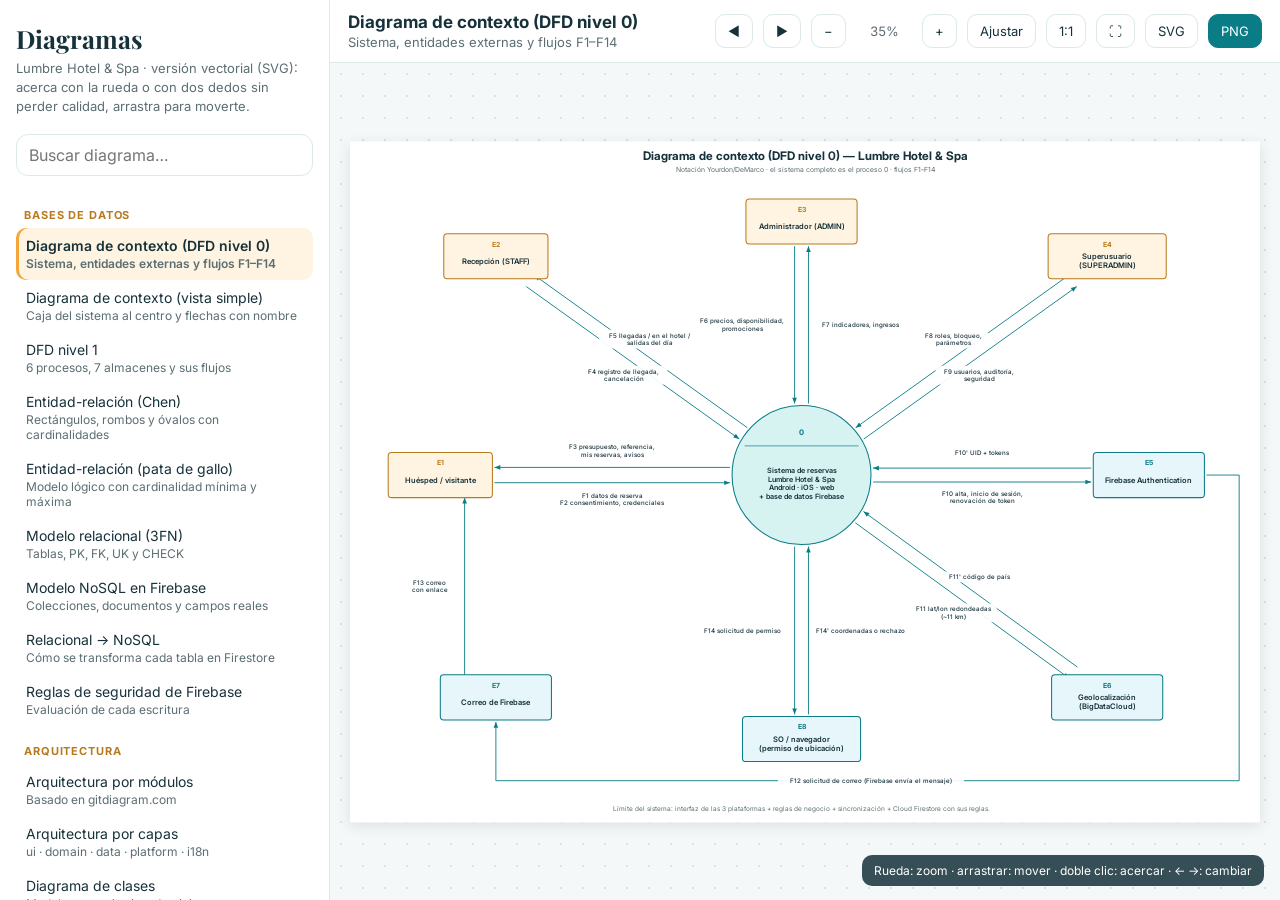
<file: docs/diagramas/index.html>
<!DOCTYPE html>
<html lang="es">
<head>
<meta charset="UTF-8">
<meta name="viewport" content="width=device-width, initial-scale=1">
<link rel="icon" href="data:image/svg+xml,%3Csvg xmlns=%22http://www.w3.org/2000/svg%22 viewBox=%220 0 100 100%22%3E%3Ctext y=%22.9em%22 font-size=%2290%22%3E%F0%9F%93%90%3C/text%3E%3C/svg%3E">
<title>Diagramas · Lumbre Hotel &amp; Spa</title>
<link rel="preconnect" href="https://fonts.googleapis.com">
<link href="https://fonts.googleapis.com/css2?family=Inter:wght@400;500;600;700&family=Playfair+Display:wght@700&display=swap" rel="stylesheet">
<style>
  :root { --teal:#0A7C86; --navy:#16313A; --sun:#F4A63A; --sand:#FFF4E2; --line:#DCE8EA; --grey:#5B6E73; }
  * { box-sizing: border-box; }
  html, body { margin: 0; height: 100%; font-family: Inter, system-ui, sans-serif; color: var(--navy); background: #F5F8F8; }
  .app { display: grid; grid-template-columns: 330px 1fr; height: 100vh; }
  aside { background: #fff; border-right: 1px solid var(--line); overflow-y: auto; padding: 22px 16px 40px; }
  aside h1 { font-family: 'Playfair Display', serif; font-size: 25px; margin: 0 0 4px; }
  aside p.sub { margin: 0 0 18px; color: var(--grey); font-size: 13px; line-height: 1.45; }
  .search { width: 100%; padding: 10px 12px; border: 1px solid var(--line); border-radius: 12px; font: inherit; margin-bottom: 14px; }
  .cat { font-size: 11px; letter-spacing: .08em; text-transform: uppercase; color: #B87A1E; font-weight: 700; margin: 18px 8px 6px; }
  .item { display: block; width: 100%; text-align: left; border: 0; background: none; padding: 9px 10px; border-radius: 10px; font: inherit; font-size: 14px; color: var(--navy); cursor: pointer; }
  .item small { display: block; color: var(--grey); font-size: 12px; margin-top: 2px; }
  .item:hover { background: #EEF7F8; }
  .item.on { background: var(--sand); font-weight: 600; box-shadow: inset 3px 0 0 var(--sun); }
  main { position: relative; display: flex; flex-direction: column; min-width: 0; }
  .bar { display: flex; align-items: center; gap: 10px; padding: 12px 18px; background: #fff; border-bottom: 1px solid var(--line); flex-wrap: wrap; }
  .bar h2 { font-size: 17px; margin: 0; flex: 1; min-width: 220px; }
  .bar h2 span { display: block; font-weight: 400; color: var(--grey); font-size: 13px; margin-top: 2px; }
  .btn { border: 1px solid var(--line); background: #fff; border-radius: 10px; padding: 8px 12px; font: inherit; font-size: 13px; cursor: pointer; color: var(--navy); text-decoration: none; white-space: nowrap; }
  .btn:hover { border-color: var(--teal); color: var(--teal); }
  .btn.primary { background: var(--teal); border-color: var(--teal); color: #fff; }
  .zoom { min-width: 56px; text-align: center; font-variant-numeric: tabular-nums; color: var(--grey); font-size: 13px; }
  .view { position: relative; flex: 1; overflow: hidden; cursor: grab; touch-action: none; user-select: none; -webkit-user-select: none;
          background-image: radial-gradient(#d7e3e5 1px, transparent 1px); background-size: 22px 22px; }
  .view.drag { cursor: grabbing; }
  .stage { position: absolute; left: 0; top: 0; transform-origin: 0 0; background: #fff; box-shadow: 0 10px 40px rgba(22,49,58,.12); border-radius: 6px; }
  .stage svg { display: block; }
  .hint { position: absolute; right: 16px; bottom: 14px; background: rgba(22,49,58,.85); color: #fff; font-size: 12px; padding: 8px 12px; border-radius: 10px; pointer-events: none; }
  .menu { display: none; }
  @media (max-width: 860px) {
    .app { grid-template-columns: 1fr; }
    aside { position: fixed; inset: 0 25% 0 0; z-index: 5; transform: translateX(-105%); transition: transform .25s; box-shadow: 0 0 40px rgba(0,0,0,.2); }
    aside.open { transform: none; }
    .menu { display: inline-block; }
  }
</style>
</head>
<body>
<div class="app">
  <aside id="side">
    <h1>Diagramas</h1>
    <p class="sub">Lumbre Hotel &amp; Spa · versión vectorial (SVG): acerca con la rueda o con dos dedos sin perder calidad, arrastra para moverte.</p>
    <input class="search" id="q" placeholder="Buscar diagrama…">
    <nav id="list"></nav>
  </aside>
  <main>
    <div class="bar">
      <button class="btn menu" id="menu">☰</button>
      <h2 id="title">—<span id="desc"></span></h2>
      <button class="btn" id="prev" title="Anterior (←)">◀</button>
      <button class="btn" id="next" title="Siguiente (→)">▶</button>
      <button class="btn" id="out" title="Alejar (−)">−</button>
      <span class="zoom" id="z">100%</span>
      <button class="btn" id="in" title="Acercar (+)">+</button>
      <button class="btn" id="fit" title="Ajustar (0)">Ajustar</button>
      <button class="btn" id="one" title="Tamaño real (1)">1:1</button>
      <button class="btn" id="full" title="Pantalla completa (F)">⛶</button>
      <a class="btn" id="dsvg" download>SVG</a>
      <a class="btn primary" id="dpng" download>PNG</a>
    </div>
    <div class="view" id="view"><div class="stage" id="stage"></div>
      <div class="hint">Rueda: zoom · arrastrar: mover · doble clic: acercar · ← →: cambiar</div>
    </div>
  </main>
</div>
<script>
const D = [
  ['Bases de datos', '01_contexto', 'Diagrama de contexto (DFD nivel 0)', 'Sistema, entidades externas y flujos F1–F14'],
  ['Bases de datos', '01c_contexto_simple', 'Diagrama de contexto (vista simple)', 'Caja del sistema al centro y flechas con nombre'],
  ['Bases de datos', '01b_dfd_nivel1', 'DFD nivel 1', '6 procesos, 7 almacenes y sus flujos'],
  ['Bases de datos', '02a_er_chen', 'Entidad-relación (Chen)', 'Rectángulos, rombos y óvalos con cardinalidades'],
  ['Bases de datos', '02_entidad_relacion', 'Entidad-relación (pata de gallo)', 'Modelo lógico con cardinalidad mínima y máxima'],
  ['Bases de datos', '03_relacional', 'Modelo relacional (3FN)', 'Tablas, PK, FK, UK y CHECK'],
  ['Bases de datos', '11_modelo_nosql_firestore', 'Modelo NoSQL en Firebase', 'Colecciones, documentos y campos reales'],
  ['Bases de datos', '12_relacional_vs_nosql', 'Relacional → NoSQL', 'Cómo se transforma cada tabla en Firestore'],
  ['Bases de datos', '13_reglas_firebase', 'Reglas de seguridad de Firebase', 'Evaluación de cada escritura'],
  ['Arquitectura', '19_arquitectura_modulos', 'Arquitectura por módulos', 'Basado en gitdiagram.com'],
  ['Arquitectura', '04_arquitectura', 'Arquitectura por capas', 'ui · domain · data · platform · i18n'],
  ['Arquitectura', '16_clases_dominio', 'Diagrama de clases', 'Modelos, repositorio y dominio'],
  ['Arquitectura', '08_despliegue', 'Despliegue', 'GitHub Pages, APK y Firebase'],
  ['Arquitectura', '09_dependencias_externas', 'Componentes de terceros', 'Librerías, servicios y recursos'],
  ['Comportamiento', '05_casos_uso', 'Casos de uso', 'Por rol y plataforma'],
  ['Comportamiento', '06_secuencia_reserva', 'Secuencia: reservar', 'Del botón a Firestore'],
  ['Comportamiento', '07_secuencia_login', 'Secuencia: iniciar sesión', 'Firebase Auth y sincronización'],
  ['Comportamiento', '14_concurrencia', 'Síncrono y asíncrono', 'Corrutinas, Flows y hilos'],
  ['Comportamiento', '17_estados_reserva', 'Estados de una reserva', 'CONFIRMED · CHECKED_IN · CANCELLED'],
  ['UX / UI (Unidad 1)', '15_user_flow', 'User Flow', 'De la visita a la confirmación'],
  ['UX / UI (Unidad 1)', '10_navegacion', 'Mapa de navegación', 'Pantallas por plataforma y rol'],
  ['UX / UI (Unidad 1)', '18_wf1_inicio', 'Wireframe 1 · Inicio', ''],
  ['UX / UI (Unidad 1)', '18_wf2_habitaciones', 'Wireframe 2 · Habitaciones', ''],
  ['UX / UI (Unidad 1)', '18_wf3_reserva_fechas', 'Wireframe 3 · Reserva (fechas)', ''],
  ['UX / UI (Unidad 1)', '18_wf4_reserva_datos', 'Wireframe 4 · Reserva (datos)', ''],
  ['UX / UI (Unidad 1)', '18_wf5_confirmacion', 'Wireframe 5 · Confirmación', ''],
  ['UX / UI (Unidad 1)', '18_wf6_perfil_cuenta', 'Wireframe 6 · Perfil', ''],
];
const $ = id => document.getElementById(id);
const view = $('view'), stage = $('stage');
let cur = 0, s = 1, tx = 0, ty = 0, W = 1, H = 1;

function renderList(filter = '') {
  const f = filter.toLowerCase(); let html = '', last = '';
  D.forEach(([cat, file, t, d], i) => {
    if (f && !(t + d + cat).toLowerCase().includes(f)) return;
    if (cat !== last) { html += `<div class="cat">${cat}</div>`; last = cat; }
    html += `<button class="item${i === cur ? ' on' : ''}" data-i="${i}">${t}${d ? `<small>${d}</small>` : ''}</button>`;
  });
  $('list').innerHTML = html;
  $('list').querySelectorAll('.item').forEach(b => b.onclick = () => { open(+b.dataset.i); $('side').classList.remove('open'); });
}
function apply() {
  stage.style.transform = `translate(${tx}px,${ty}px) scale(${s})`;
  $('z').textContent = Math.round(s * 100) + '%';
}
function fit() {
  const r = view.getBoundingClientRect(), pad = 40;
  s = Math.min((r.width - pad) / W, (r.height - pad) / H);
  tx = (r.width - W * s) / 2; ty = (r.height - H * s) / 2; apply();
}
function zoomAt(k, cx, cy) {
  const ns = Math.max(0.05, Math.min(12, s * k));
  tx = cx - (cx - tx) * ns / s; ty = cy - (cy - ty) * ns / s; s = ns; apply();
}
async function open(i) {
  cur = (i + D.length) % D.length; const [, file, t, d] = D[cur];
  $('title').firstChild.textContent = t; $('desc').textContent = d;
  $('dsvg').href = file + '.svg'; $('dpng').href = file + '.png';
  history.replaceState(null, '', '#' + file);
  const txt = await (await fetch(file + '.svg')).text();
  stage.innerHTML = txt;
  const svg = stage.querySelector('svg');
  const vb = svg.viewBox && svg.viewBox.baseVal && svg.viewBox.baseVal.width ? svg.viewBox.baseVal : null;
  W = vb ? vb.width : parseFloat(svg.getAttribute('width')); H = vb ? vb.height : parseFloat(svg.getAttribute('height'));
  svg.setAttribute('width', W); svg.setAttribute('height', H); svg.style.width = W + 'px'; svg.style.height = H + 'px';
  stage.style.width = W + 'px'; stage.style.height = H + 'px';
  fit(); renderList($('q').value);
}
view.addEventListener('wheel', e => { e.preventDefault(); const r = view.getBoundingClientRect(); zoomAt(Math.exp(-e.deltaY * 0.0015), e.clientX - r.left, e.clientY - r.top); }, { passive: false });
const pts = new Map(); let lastDist = 0;
view.addEventListener('pointerdown', e => { e.preventDefault(); view.setPointerCapture(e.pointerId); pts.set(e.pointerId, [e.clientX, e.clientY]); view.classList.add('drag'); });
view.addEventListener('pointermove', e => {
  if (!pts.has(e.pointerId)) return;
  const [px, py] = pts.get(e.pointerId); pts.set(e.pointerId, [e.clientX, e.clientY]);
  if (pts.size === 1) { tx += e.clientX - px; ty += e.clientY - py; apply(); }
  else if (pts.size === 2) {
    const [a, b] = [...pts.values()]; const d = Math.hypot(a[0] - b[0], a[1] - b[1]); const r = view.getBoundingClientRect();
    if (lastDist) zoomAt(d / lastDist, (a[0] + b[0]) / 2 - r.left, (a[1] + b[1]) / 2 - r.top); lastDist = d;
  }
});
['pointerup', 'pointercancel'].forEach(t => view.addEventListener(t, e => { pts.delete(e.pointerId); lastDist = 0; if (!pts.size) view.classList.remove('drag'); }));
view.addEventListener('dblclick', e => { const r = view.getBoundingClientRect(); zoomAt(1.8, e.clientX - r.left, e.clientY - r.top); });
const center = () => { const r = view.getBoundingClientRect(); return [r.width / 2, r.height / 2]; };
$('in').onclick = () => zoomAt(1.3, ...center()); $('out').onclick = () => zoomAt(1 / 1.3, ...center());
$('fit').onclick = fit; $('one').onclick = () => { const [cx, cy] = center(); zoomAt(1 / s, cx, cy); };
$('prev').onclick = () => open(cur - 1); $('next').onclick = () => open(cur + 1);
$('full').onclick = () => document.fullscreenElement ? document.exitFullscreen() : document.documentElement.requestFullscreen();
$('menu').onclick = () => $('side').classList.toggle('open');
$('q').oninput = e => renderList(e.target.value);
addEventListener('resize', fit);
addEventListener('hashchange', () => { const i = D.findIndex(d => d[1] === location.hash.slice(1)); if (i >= 0 && i !== cur) open(i); });
addEventListener('keydown', e => {
  if (e.target.tagName === 'INPUT') return;
  if (e.key === 'ArrowRight') open(cur + 1); else if (e.key === 'ArrowLeft') open(cur - 1);
  else if (e.key === '+' || e.key === '=') $('in').click(); else if (e.key === '-') $('out').click();
  else if (e.key === '0') fit(); else if (e.key === '1') $('one').click(); else if (e.key.toLowerCase() === 'f') $('full').click();
});
const start = D.findIndex(d => d[1] === location.hash.slice(1));
open(start >= 0 ? start : 0);
</script>
</body>
</html>
</file>
<file: css/styles.css>
/* Lumbre Hotel & Spa — estilos
   Paleta mediterránea (crema, arena, verde mar, dorado). Escala tipográfica, espaciado y radios
   tomados de los tokens de referencia: controles píldora, tarjetas de 12 px, títulos de peso 480. */
:root {
  color-scheme: light;

  /* Colores */
  --bg: #FBF7F0;          /* lienzo crema */
  --card: #FFFFFF;        /* tarjetas */
  --surface: #F3EBDD;     /* arena: superficies secundarias */
  --ink: #1C2B30;         /* texto principal */
  --muted: #586669;       /* texto secundario */
  --border: #B4AA9A;      /* bordes de campos */
  --hairline: rgba(28, 43, 48, .12);
  --accent: #0F5F66;      /* verde mar: acción principal */
  --accent-hover: #0B4A50;
  --accent-soft: #E6F1F0;
  --gold: #A9762A;        /* dorado: detalles */
  --deep: #0C3A3F;        /* secciones oscuras */
  --white: #FFFFFF;
  --color-ok: #1F7A4D;
  --color-err: #B3261E;
  --shadow: 0 1px 2px rgba(28, 43, 48, .05), 0 14px 34px -16px rgba(28, 43, 48, .22);
  --shadow-lg: 0 2px 4px rgba(28, 43, 48, .06), 0 30px 60px -24px rgba(28, 43, 48, .35);

  /* Tipografía */
  --font-body: Inter, ui-sans-serif, system-ui, -apple-system, BlinkMacSystemFont, "Segoe UI Variable Text", "Segoe UI", Roboto, sans-serif;
  --font-display: Inter, ui-sans-serif, system-ui, -apple-system, BlinkMacSystemFont, "Segoe UI Variable Display", "Segoe UI", Roboto, sans-serif;
  --text-caption: 12px;
  --text-body-sm: 14px;
  --text-body: 16px;
  --text-body-lg: 18px;
  --text-subheading: 21px;
  --text-heading-sm: 28px;
  --text-heading: 32px;
  --text-heading-lg: 42px;
  --text-display: 65px;
  --w360: 360; --w400: 400; --w420: 420; --w480: 480; --w530: 530;

  /* Espaciado */
  --spacing-4: 4px; --spacing-8: 8px; --spacing-12: 12px; --spacing-16: 16px; --spacing-20: 20px; --spacing-24: 24px;
  --spacing-32: 32px; --spacing-40: 40px; --spacing-56: 56px; --spacing-72: 72px;

  /* Layout y radios */
  --page-max-width: 1200px;
  --section-gap: 88px;
  --card-padding: 32px;
  --element-gap: 16px;
  --radius-default: 4px;
  --radius-cards: 12px;
  --radius-inputs: 32px;
  --radius-buttons: 32px;
  --radius-nav: 40px;
  --radius-tags: 40px;

  /* Movimiento */
  --ease: cubic-bezier(.2, .8, .2, 1);
  --spring: cubic-bezier(.34, 1.56, .64, 1);
  --header-h: 68px;
}

*, *::before, *::after { box-sizing: border-box; }
[hidden] { display: none !important; }
html { scroll-behavior: smooth; scroll-padding-top: calc(var(--header-h) + 16px); -webkit-text-size-adjust: 100%; }
body {
  margin: 0; font-family: var(--font-body); font-weight: var(--w400); font-size: var(--text-body); line-height: 1.5;
  color: var(--ink); background: var(--bg); -webkit-font-smoothing: antialiased; overflow-x: hidden;
}
h1, h2, h3, p, ul, ol, figure, blockquote, fieldset { margin: 0; padding: 0; }
h1, h2, h3 { font-family: var(--font-display); font-weight: var(--w480); }
fieldset { border: 0; min-width: 0; }
ul, ol { list-style: none; }
a { color: inherit; }
svg, img { display: block; max-width: 100%; }
img { height: auto; }
button, input, select, textarea { font: inherit; color: inherit; }
button { cursor: pointer; }
b, strong { font-weight: var(--w530); }
:focus-visible { outline: 2px solid var(--accent); outline-offset: 3px; border-radius: var(--radius-default); }

.wrap { width: min(var(--page-max-width), 100% - 48px); margin-inline: auto; }
.sprite { position: absolute; width: 0; height: 0; overflow: hidden; }
.sr-only, .hp {
  position: absolute !important; width: 1px; height: 1px; overflow: hidden;
  clip-path: inset(50%); white-space: nowrap; border: 0; padding: 0; margin: -1px;
}
.skip { position: fixed; left: 12px; top: -60px; z-index: 200; background: var(--ink); color: var(--bg); padding: 10px 20px; border-radius: var(--radius-buttons); transition: top .2s; }
.skip:focus { top: 12px; }
.ic { width: 20px; height: 20px; fill: none; stroke: currentColor; stroke-width: 1.6; stroke-linecap: round; stroke-linejoin: round; flex: none; }
.ic-xl { width: 32px; height: 32px; stroke-width: 1.3; }
.fine { font-size: var(--text-caption); line-height: 1.4; letter-spacing: .02em; color: var(--muted); }
.eyebrow { font-size: var(--text-caption); font-weight: var(--w530); line-height: 1.4; letter-spacing: .16em; text-transform: uppercase; color: var(--gold); }
.noscript { padding: 16px; text-align: center; background: var(--surface); }

/* Progreso de scroll */
.progress { position: fixed; inset: 0 0 auto 0; height: 3px; z-index: 120; pointer-events: none; }
.progress-bar { height: 100%; background: linear-gradient(90deg, var(--gold), var(--accent)); transform: scaleX(0); transform-origin: 0 50%; }

/* Botones píldora */
.btn {
  display: inline-flex; align-items: center; justify-content: center; gap: 10px;
  min-height: 48px; padding: 12px 24px; border: 1px solid transparent; border-radius: var(--radius-buttons);
  background: var(--accent); color: var(--white); font-weight: var(--w480); font-size: var(--text-body); line-height: 1; text-decoration: none;
  transition: transform .35s var(--spring), background-color .25s, border-color .25s, color .25s, box-shadow .25s;
  -webkit-tap-highlight-color: transparent; user-select: none; white-space: nowrap;
}
.btn:hover { background: var(--accent-hover); transform: translateY(-2px); box-shadow: 0 10px 20px -10px rgba(15, 95, 102, .7); }
.btn:active { transform: scale(.95); transition-duration: .08s; box-shadow: none; }
.btn .ic { transition: transform .35s var(--spring); }
.btn:hover .ic { transform: translateX(4px); }
.btn-ghost { background: transparent; border-color: var(--ink); color: var(--ink); border-radius: var(--radius-nav); }
.btn-ghost:hover { background: var(--ink); color: var(--bg); box-shadow: none; }
.btn-sm { min-height: 40px; padding: 10px 20px; }
.btn-block { width: 100%; }
.linklike { background: none; border: 0; padding: 0; text-decoration: underline; text-underline-offset: 3px; color: inherit; }

/* Chips (etiquetas y acciones sobre foto) */
.chip, .chip-btn {
  display: inline-flex; align-items: center; gap: 8px; justify-self: start; min-height: 36px; padding: 8px 16px; border-radius: var(--radius-tags);
  font-size: var(--text-body-sm); font-weight: var(--w480); line-height: 1; white-space: nowrap;
}
.chip { background: rgba(255, 255, 255, .18); color: var(--white); -webkit-backdrop-filter: blur(8px); backdrop-filter: blur(8px); border: 1px solid rgba(255, 255, 255, .35); }
.chip-btn { background: var(--white); color: var(--ink); border: 0; transition: transform .35s var(--spring), background-color .2s; }
.chip-btn::after { content: "→"; transition: transform .35s var(--spring); }
.chip-btn:hover { transform: translateY(-2px); background: var(--surface); }
.chip-btn:hover::after { transform: translateX(4px); }
.chip-btn:active { transform: scale(.94); transition-duration: .08s; }
.chip-btn.is-added { background: var(--accent-soft); color: var(--accent); }
.chip-btn.is-added::after { content: "✓"; transform: none; }

/* Cabecera */
.site-header { position: fixed; inset: 0 0 auto 0; z-index: 100; height: var(--header-h); color: var(--white); transition: background-color .35s, color .35s, box-shadow .35s; --logo-fg: var(--deep); }
.site-header.scrolled, .site-header.menu-open {
  color: var(--ink); background: rgba(251, 247, 240, .84); -webkit-backdrop-filter: saturate(1.4) blur(20px); backdrop-filter: saturate(1.4) blur(20px);
  box-shadow: 0 1px 0 var(--hairline); --logo-fg: var(--bg);
}
.header-in { height: 100%; display: flex; align-items: center; gap: 16px; }
.logo { display: inline-flex; align-items: center; gap: 10px; font-family: var(--font-display); font-weight: var(--w530); font-size: 20px; letter-spacing: .02em; text-decoration: none; }
.logo svg { width: 30px; height: 30px; transition: transform .6s var(--spring); }
.logo:hover svg { transform: rotate(-14deg) scale(1.08); }
.l-bg { fill: currentColor; }
.l-fg { fill: var(--logo-fg); transition: fill .35s; }
.nav { display: flex; gap: 0; margin-inline: auto; }
.nav a { padding: 10px 16px; border-radius: var(--radius-nav); text-decoration: none; line-height: 1; font-weight: var(--w420); transition: background-color .25s; }
.nav a:hover { background: rgba(140, 140, 140, .2); }
.header-actions { display: flex; align-items: center; gap: 10px; }

.prefs { position: relative; }
.prefs-btn {
  display: inline-flex; align-items: center; gap: 8px; min-height: 40px; padding: 8px 16px; background: transparent; color: inherit;
  border: 1px solid currentColor; border-radius: var(--radius-nav); font-size: var(--text-body-sm); font-weight: var(--w480); letter-spacing: .005em;
  transition: background-color .25s, transform .35s var(--spring);
}
.prefs-btn:hover { background: rgba(140, 140, 140, .2); }
.prefs-btn:active { transform: scale(.95); }
.prefs-pop {
  position: absolute; right: 0; top: calc(100% + 10px); width: 272px; padding: var(--spacing-20); color: var(--ink);
  background: var(--card); border-radius: var(--radius-cards); box-shadow: var(--shadow-lg), 0 0 0 1px var(--hairline);
  display: grid; gap: var(--spacing-12); transform-origin: 100% 0; animation: pop .3s var(--spring);
}
.prefs-title { font-weight: var(--w530); }
.prefs-note { font-size: var(--text-caption); line-height: 1.4; color: var(--muted); }
.mini-field { display: grid; gap: 6px; font-size: var(--text-caption); letter-spacing: .02em; color: var(--muted); }
@keyframes pop { from { opacity: 0; transform: scale(.9) translateY(-6px); } to { opacity: 1; transform: none; } }

.menu-btn { display: none; width: 40px; height: 40px; border: 0; background: none; border-radius: 50%; position: relative; color: inherit; }
.menu-btn span { position: absolute; left: 10px; right: 10px; height: 2px; border-radius: 2px; background: currentColor; transition: transform .35s var(--ease), opacity .2s; }
.menu-btn span:nth-child(1) { top: 13px; }
.menu-btn span:nth-child(2) { top: 19px; }
.menu-btn span:nth-child(3) { top: 25px; }
.menu-btn[aria-expanded="true"] span:nth-child(1) { transform: translateY(6px) rotate(45deg); }
.menu-btn[aria-expanded="true"] span:nth-child(2) { opacity: 0; }
.menu-btn[aria-expanded="true"] span:nth-child(3) { transform: translateY(-6px) rotate(-45deg); }

/* Campos */
.field { display: grid; gap: 8px; align-content: start; min-width: 0; }
.field > label, .group-label { font-size: var(--text-body-sm); font-weight: var(--w480); letter-spacing: .005em; color: var(--ink); padding-left: 4px; }
.group-label { margin: var(--spacing-24) 0 var(--spacing-12); }
.group-label:first-of-type { margin-top: 0; }
input[type="text"], input[type="email"], input[type="tel"], input[type="date"], input[type="number"], select, textarea {
  width: 100%; min-height: 48px; padding: 12px 20px; background-color: var(--white); border: 1px solid var(--border); border-radius: var(--radius-inputs);
  font-size: var(--text-body); line-height: 1.35; color: var(--ink); transition: border-color .25s, box-shadow .25s; appearance: none; -webkit-appearance: none;
}
textarea { resize: vertical; min-height: 104px; border-radius: 20px; }
select {
  padding-right: 44px;
  background-image: url("data:image/svg+xml,%3Csvg xmlns='http://www.w3.org/2000/svg' viewBox='0 0 24 24' fill='none' stroke='%231C2B30' stroke-width='1.8' stroke-linecap='round' stroke-linejoin='round'%3E%3Cpath d='M6 9l6 6 6-6'/%3E%3C/svg%3E");
  background-repeat: no-repeat; background-position: right 16px center; background-size: 16px;
}
input:hover, select:hover, textarea:hover { border-color: var(--ink); }
input:focus, select:focus, textarea:focus { outline: 0; border-color: var(--accent); box-shadow: 0 0 0 4px rgba(15, 95, 102, .16); }
::placeholder { color: #8C9396; opacity: 1; }
.field-msg { font-size: var(--text-caption); line-height: 1.4; letter-spacing: .02em; font-weight: var(--w480); color: var(--color-err); padding-left: 4px; }
.field-msg:empty { display: none; }
.field-msg.is-ok { color: var(--color-ok); }
.field-msg.is-hint { color: var(--muted); }
.field-msg .linklike { color: var(--accent); }
.field.invalid input, .field.invalid select, .field.invalid textarea { border-color: var(--color-err); background-color: #FFF6F5; }
.field.invalid { animation: shake .4s; }
.field.valid input:not([type="checkbox"]), .field.valid textarea {
  border-color: var(--color-ok);
  background-image: url("data:image/svg+xml,%3Csvg xmlns='http://www.w3.org/2000/svg' viewBox='0 0 24 24' fill='none' stroke='%231F7A4D' stroke-width='2.6' stroke-linecap='round' stroke-linejoin='round'%3E%3Cpath d='M5 12.5l4.5 4.5L19 7.5'/%3E%3C/svg%3E");
  background-repeat: no-repeat; background-position: right 16px top 15px; background-size: 16px; padding-right: 42px;
}
.field.valid input[type="date"], .field.valid input[type="number"] { background-image: none; padding-right: 20px; }
@keyframes shake { 20% { transform: translateX(-6px); } 40% { transform: translateX(5px); } 60% { transform: translateX(-3px); } 80% { transform: translateX(2px); } }

.check { display: flex; gap: 12px; align-items: flex-start; font-size: var(--text-body-sm); line-height: 1.5; cursor: pointer; }
.check input {
  appearance: none; -webkit-appearance: none; flex: none; width: 22px; height: 22px; margin: 0; border: 1px solid var(--border); border-radius: 7px; background: var(--white);
  transition: background-color .2s, border-color .2s, transform .35s var(--spring);
}
.check input:checked {
  background: var(--accent) url("data:image/svg+xml,%3Csvg xmlns='http://www.w3.org/2000/svg' viewBox='0 0 24 24' fill='none' stroke='white' stroke-width='3' stroke-linecap='round' stroke-linejoin='round'%3E%3Cpath d='M5 12.5l4.5 4.5L19 7.5'/%3E%3C/svg%3E") center / 14px no-repeat;
  border-color: var(--accent); transform: scale(1.08);
}
.check input:disabled { opacity: .5; }
.check-field { margin-top: var(--spacing-20); }
.field.invalid .check input { border-color: var(--color-err); }

.stepper { display: grid; grid-template-columns: 48px 1fr 48px; gap: 8px; }
.stepper input { text-align: center; -moz-appearance: textfield; padding-inline: 8px; font-weight: var(--w530); }
.stepper input::-webkit-outer-spin-button, .stepper input::-webkit-inner-spin-button { -webkit-appearance: none; margin: 0; }
.stp {
  height: 48px; border: 0; border-radius: 50%; background: var(--surface); font-size: 20px; line-height: 1; color: var(--ink);
  transition: transform .35s var(--spring), background-color .2s, color .2s;
}
.stp:hover { background: var(--accent); color: var(--white); }
.stp:active { transform: scale(.86); transition-duration: .08s; }
.grid-2 { display: grid; grid-template-columns: repeat(2, minmax(0, 1fr)); gap: var(--spacing-20); }
.inline { display: flex; gap: 10px; }
.inline input { flex: 1; min-width: 0; text-transform: uppercase; }
.inline .btn { min-height: 48px; }
.promo { margin-top: var(--spacing-24); }

/* HERO */
.hero { position: relative; min-height: 100vh; min-height: 100svh; display: grid; align-items: center; padding: calc(var(--header-h) + 40px) 0 72px; overflow: hidden; isolation: isolate; color: var(--white); }
.hero-media { position: absolute; inset: 0; z-index: -1; overflow: hidden; background: var(--deep); }
.hero-img { width: 100%; height: 100%; object-fit: cover; object-position: 50% 60%; transform: translateY(calc(var(--sy, 0) * .22px)) scale(1.12); animation: heroZoom 2.4s var(--ease) both; will-change: transform; }
@keyframes heroZoom { from { opacity: 0; transform: scale(1.28); } }
.hero-media::after { content: ""; position: absolute; inset: 0; background: linear-gradient(180deg, rgba(8, 30, 34, .62) 0%, rgba(8, 30, 34, .28) 38%, rgba(8, 30, 34, .5) 100%); }

.hero-in { text-align: center; display: grid; justify-items: center; gap: var(--spacing-20); position: relative; }
.hero .eyebrow { color: var(--white); }
.hero-title { font-size: clamp(38px, 6.6vw, var(--text-display)); line-height: 1.08; font-weight: var(--w530); max-width: 15ch; text-wrap: balance; text-shadow: 0 2px 30px rgba(0, 0, 0, .3); }
.hero-title .w { display: inline-block; opacity: 0; transform: translateY(.7em) rotate(3deg); filter: blur(6px); animation: wordIn 1s var(--spring) forwards; animation-delay: calc(var(--i) * 80ms + 250ms); }
@keyframes wordIn { to { opacity: 1; transform: none; filter: none; } }
.hero-sub { font-size: var(--text-body-lg); line-height: 1.35; font-weight: var(--w480); max-width: 520px; text-wrap: balance; text-shadow: 0 1px 16px rgba(0, 0, 0, .35); }
.js .hero-fade { opacity: 0; transform: translateY(20px); animation: fadeUp 1s var(--ease) forwards; animation-delay: .2s; }
.js .hero-sub.hero-fade { animation-delay: .9s; }
.js .quick.hero-fade { animation-delay: 1.1s; }
@keyframes fadeUp { to { opacity: 1; transform: none; } }

.quick {
  margin-top: var(--spacing-24); width: min(900px, 100%); padding: var(--spacing-20); text-align: left; color: var(--ink);
  display: grid; grid-template-columns: 1fr 1fr .7fr auto; gap: var(--spacing-12); align-items: start;
  background: rgba(255, 255, 255, .94); -webkit-backdrop-filter: blur(20px); backdrop-filter: blur(20px); border-radius: 20px; box-shadow: var(--shadow-lg);
}
.quick .field > label { font-size: var(--text-caption); letter-spacing: .04em; text-transform: uppercase; color: var(--muted); }
.quick-btn { margin-top: 25px; }

/* Cifras */
.stats { padding: var(--spacing-56) 0 0; position: relative; z-index: 1; }
.stats-in { display: grid; grid-template-columns: repeat(4, 1fr); gap: var(--element-gap); }
.stat { display: grid; gap: 6px; padding: var(--spacing-24); background: var(--card); border-radius: var(--radius-cards); box-shadow: var(--shadow); font-size: var(--text-body-sm); color: var(--muted); }
.stat strong { font-family: var(--font-display); font-size: clamp(32px, 4vw, 49px); line-height: 1.1; font-weight: var(--w480); color: var(--accent); font-variant-numeric: tabular-nums; }
.stat small { font-size: .45em; color: var(--gold); }

/* Secciones */
.section { padding: var(--section-gap) 0; }
.section-alt { background: var(--surface); }
.section-dark { background: var(--deep); color: #F4EFE6; }
.section-dark .eyebrow { color: #E9B95C; }
.sec-head { display: grid; gap: var(--spacing-12); max-width: 720px; margin-bottom: var(--spacing-40); }
.sec-head h2, .contact h2 { font-size: clamp(30px, 4.4vw, var(--text-heading-lg)); line-height: 1.15; letter-spacing: .005em; text-wrap: balance; }
.sec-head > p:last-child:not(.eyebrow) { font-size: var(--text-body-lg); line-height: 1.4; color: var(--muted); }
.section-dark .sec-head > p:last-child { color: #B7CFCF; }

/* Aparición al hacer scroll */
.js .reveal { opacity: 0; transform: translateY(36px) scale(.98); filter: blur(6px); transition: opacity 1s var(--ease), transform 1s var(--ease), filter 1s var(--ease); will-change: opacity, transform; }
.js .reveal.in { opacity: 1; transform: none; filter: none; }

/* Habitaciones */
.rooms { display: grid; grid-template-columns: repeat(3, 1fr); gap: var(--element-gap); perspective: 1400px; }
.room { position: relative; background: var(--card); border-radius: var(--radius-cards); overflow: hidden; display: flex; flex-direction: column; box-shadow: var(--shadow); }
.js .room.reveal.in { transform: rotateX(var(--rx, 0deg)) rotateY(var(--ry, 0deg)) translateY(var(--lift, 0px)); transition: opacity 1s var(--ease), filter 1s var(--ease), transform .4s var(--ease), box-shadow .4s; }
.room:hover { --lift: -8px; box-shadow: var(--shadow-lg); }
.room-hot { box-shadow: var(--shadow), 0 0 0 2px var(--accent); }
.room-hot:hover { box-shadow: var(--shadow-lg), 0 0 0 2px var(--accent); }
.badge { position: absolute; z-index: 2; top: 14px; left: 14px; background: var(--white); color: var(--accent); font-size: var(--text-caption); font-weight: var(--w530); letter-spacing: .02em; line-height: 1; padding: 8px 14px; border-radius: var(--radius-tags); box-shadow: var(--shadow); animation: bob 3s ease-in-out infinite; }
@keyframes bob { 50% { transform: translateY(-4px); } }
.room-art { position: relative; aspect-ratio: 16 / 10; overflow: hidden; background: var(--surface); }
.room-art img { width: 100%; height: 100%; object-fit: cover; transition: transform 1.2s var(--ease); }
.room:hover .room-art img { transform: scale(1.08); }
.room-body { padding: var(--spacing-24); display: grid; gap: var(--spacing-12); flex: 1; }
.room-body h3 { font-size: 24px; line-height: 1.2; }
.room-body > p { color: var(--muted); }
.room-meta { display: flex; flex-wrap: wrap; gap: 8px 16px; font-size: var(--text-body-sm); color: var(--accent); font-weight: var(--w480); }
.room-meta li { display: flex; align-items: center; gap: 8px; }
.room-foot { margin-top: auto; padding-top: var(--spacing-16); border-top: 1px solid var(--hairline); display: flex; align-items: center; justify-content: space-between; gap: 12px; flex-wrap: wrap; }
.price { font-size: var(--text-body-sm); color: var(--muted); }
.price strong { font-family: var(--font-display); font-size: 24px; color: var(--ink); }

/* Escena con scroll (mañana → atardecer → noche) */
.showcase { height: 300vh; position: relative; background: var(--bg); }
.showcase-sticky { position: sticky; top: 0; height: 100vh; height: 100svh; display: grid; place-items: center; overflow: hidden; }
.showcase-frame { position: relative; width: 100%; height: 100%; overflow: hidden; isolation: isolate; background: var(--deep); transform: scale(var(--scale, 1)); border-radius: var(--rad, 0px); will-change: transform; }
.sc-img { position: absolute; inset: 0; width: 100%; height: 100%; object-fit: cover; transform: scale(calc(1.14 - var(--p, 0) * .12)); will-change: transform, opacity; }
.sc-dusk { opacity: var(--dusk, 0); }
.sc-night { opacity: var(--night, 0); }
.sc-shade { position: absolute; inset: 0; background: radial-gradient(ellipse at center, rgba(8, 30, 34, .5) 0%, rgba(8, 30, 34, .3) 60%, rgba(8, 30, 34, .55) 100%); }
.sc-caps { position: absolute; inset: 0; display: grid; place-items: center; padding: 24px; }
.sc-cap { grid-area: 1 / 1; max-width: 760px; text-align: center; display: grid; gap: var(--spacing-16); color: var(--white); opacity: 0; transform: translateY(40px) scale(.96); filter: blur(10px); transition: opacity .8s var(--ease), transform .8s var(--ease), filter .8s var(--ease); text-shadow: 0 2px 28px rgba(0, 0, 0, .45); }
.sc-cap.is-on { opacity: 1; transform: none; filter: none; }
.sc-cap .eyebrow { color: var(--white); font-size: var(--text-body-sm); font-variant-numeric: tabular-nums; }
.sc-cap h2 { font-size: clamp(32px, 5.6vw, var(--text-display)); line-height: 1.08; font-weight: var(--w530); text-wrap: balance; }
.sc-cap p:last-child { font-size: var(--text-body-lg); line-height: 1.35; font-weight: var(--w480); }

/* Tarjetas con foto (experiencias y destino) */
.bento { display: grid; grid-template-columns: repeat(4, 1fr); gap: var(--element-gap); }
.tile, .dest-card { position: relative; border-radius: var(--radius-cards); overflow: hidden; isolation: isolate; display: grid; align-content: end; color: var(--white); background: var(--deep); box-shadow: var(--shadow); }
.tile { min-height: 300px; }
.tile-lg { grid-column: span 2; }
.tile-img, .dest-card > img { position: absolute; inset: 0; z-index: -2; width: 100%; height: 100%; object-fit: cover; transition: transform 1.4s var(--ease); }
.tile::after, .dest-card::after { content: ""; position: absolute; inset: 0; z-index: -1; background: linear-gradient(180deg, rgba(8, 30, 34, 0) 28%, rgba(8, 30, 34, .82) 100%); transition: opacity .4s; }
.tile:hover .tile-img, .dest-card:hover > img { transform: scale(1.09); }
.js .tile.reveal.in, .js .dest-card.reveal.in { transition: opacity 1s var(--ease), filter 1s var(--ease), transform .5s var(--spring), box-shadow .4s; }
.js .tile.reveal.in:hover, .js .dest-card.reveal.in:hover { transform: translateY(-6px); box-shadow: var(--shadow-lg); }
.tile-body, .dest-body { padding: var(--spacing-24); display: grid; gap: var(--spacing-8); }
.tile h3, .dest-card h3 { font-size: 24px; line-height: 1.2; font-weight: var(--w530); }
.tile p, .dest-card p { max-width: 40ch; color: rgba(255, 255, 255, .88); margin-bottom: var(--spacing-8); }
.dest { display: grid; grid-template-columns: repeat(4, 1fr); gap: var(--element-gap); }
.dest-card { min-height: 420px; }

/* Presupuesto */
.quote { display: grid; grid-template-columns: minmax(0, 1.5fr) minmax(0, 1fr); gap: var(--element-gap); align-items: start; }
.quote-main, .summary { background: var(--card); border-radius: var(--radius-cards); padding: var(--card-padding); box-shadow: var(--shadow); }
.steps-bar { display: grid; grid-template-columns: repeat(3, 1fr); gap: 8px; margin-bottom: var(--spacing-32); }
.steps-bar li { display: grid; gap: 8px; font-size: var(--text-caption); font-weight: var(--w480); letter-spacing: .02em; color: #8C9396; padding-top: 14px; position: relative; transition: color .3s; }
.steps-bar li::before, .steps-bar li::after { content: ""; position: absolute; left: 0; top: 0; height: 6px; border-radius: 6px; }
.steps-bar li::before { right: 0; background: var(--surface); }
.steps-bar li::after { width: 100%; background: var(--accent); transform: scaleX(0); transform-origin: 0 50%; transition: transform .7s var(--spring); }
.steps-bar li.is-on::after, .steps-bar li.is-done::after { transform: scaleX(1); }
.steps-bar li.is-on { color: var(--ink); }
.steps-bar li.is-done { color: var(--accent); }
.steps-bar .dot { display: none; }
.step { animation: stepIn .55s var(--ease) both; }
.step.back { animation-name: stepBack; }
@keyframes stepIn { from { opacity: 0; transform: translateX(36px); } }
@keyframes stepBack { from { opacity: 0; transform: translateX(-36px); } }
.choices { display: grid; gap: 10px; }
.choices-2 { grid-template-columns: repeat(2, minmax(0, 1fr)); }
.choice { position: relative; cursor: pointer; display: block; }
.choice input { position: absolute; opacity: 0; inset: 0; width: 100%; height: 100%; margin: 0; cursor: pointer; }
.choice-body {
  display: grid; gap: 4px; padding: 16px 52px 16px 20px; border: 1px solid var(--hairline); border-radius: var(--radius-cards); background: var(--white);
  transition: transform .35s var(--spring), border-color .25s, background-color .25s, box-shadow .25s; position: relative; height: 100%;
}
.choice-body::after {
  content: ""; position: absolute; right: 18px; top: 50%; width: 22px; height: 22px; margin-top: -11px; border-radius: 50%; border: 1px solid var(--border); background: var(--white) center / 13px no-repeat;
  transition: transform .4s var(--spring), background-color .2s, border-color .2s;
}
.choice input[type="checkbox"] + .choice-body::after { border-radius: 7px; }
.choice-body small { color: var(--muted); font-size: var(--text-body-sm); line-height: 1.4; }
.choice:hover .choice-body { border-color: var(--border); }
.choice:active .choice-body { transform: scale(.98); }
.choice input:checked + .choice-body { border-color: var(--accent); background: var(--accent-soft); box-shadow: 0 0 0 1px var(--accent); }
.choice input:checked + .choice-body::after {
  border-color: var(--accent); background-color: var(--accent); transform: scale(1.12);
  background-image: url("data:image/svg+xml,%3Csvg xmlns='http://www.w3.org/2000/svg' viewBox='0 0 24 24' fill='none' stroke='white' stroke-width='3' stroke-linecap='round' stroke-linejoin='round'%3E%3Cpath d='M5 12.5l4.5 4.5L19 7.5'/%3E%3C/svg%3E");
}
.choice input:focus-visible + .choice-body { outline: 2px solid var(--accent); outline-offset: 3px; }
.group-msg { margin-top: 8px; }
.step-nav { display: flex; gap: 12px; justify-content: flex-end; margin-top: var(--spacing-32); flex-wrap: wrap; }
.step-nav #prevBtn { margin-right: auto; }

.summary { position: sticky; top: calc(var(--header-h) + 20px); display: grid; gap: var(--spacing-16); }
.summary h3 { font-size: var(--text-subheading); line-height: 1.2; }
.lumi-row { display: flex; align-items: flex-end; gap: 12px; }
.lumi { width: 80px; flex: none; overflow: visible; }
.lumi-shadow { fill: rgba(28, 43, 48, .14); }
.lumi-body { transform-origin: 60px 94px; animation: breathe 3.2s ease-in-out infinite; }
.lumi-eyes { transform-origin: 60px 60px; animation: blink 4.4s infinite; }
@keyframes breathe { 50% { transform: scale(1.03, .97); } }
@keyframes blink { 0%, 92%, 100% { transform: scaleY(1); } 95% { transform: scaleY(.1); } }
.lumi.hop .lumi-body { animation: hop .7s var(--spring); }
.lumi.sad .lumi-body { animation: wobble .5s; }
.lumi.party .lumi-body { animation: party 1.2s var(--spring); }
@keyframes hop { 30% { transform: translateY(-16px) scale(.96, 1.06); } 60% { transform: translateY(0) scale(1.08, .92); } }
@keyframes wobble { 25% { transform: rotate(-7deg); } 50% { transform: rotate(6deg); } 75% { transform: rotate(-3deg); } }
@keyframes party { 20% { transform: translateY(-26px) rotate(-10deg); } 40% { transform: translateY(0) scale(1.1, .9); } 60% { transform: translateY(-18px) rotate(10deg); } 80% { transform: translateY(0) scale(1.06, .94); } }
.bubble { position: relative; flex: 1; background: var(--surface); border-radius: 20px 20px 20px 4px; padding: 12px 16px; font-size: var(--text-body-sm); line-height: 1.4; font-weight: var(--w480); min-height: 44px; }
.bubble.pop { animation: pop .4s var(--spring); transform-origin: 0 100%; }
.sum-list { display: grid; gap: 10px; font-size: var(--text-body-sm); line-height: 1.4; color: var(--muted); }
.sum-list li { display: flex; justify-content: space-between; gap: 16px; animation: fadeUp .45s var(--ease) both; }
.sum-list li span:last-child { color: var(--ink); font-weight: var(--w480); font-variant-numeric: tabular-nums; white-space: nowrap; }
.sum-list li.neg span:last-child { color: var(--color-ok); }
.sum-list li.empty { justify-content: flex-start; }
.sum-total { display: flex; justify-content: space-between; align-items: baseline; gap: 12px; padding-top: var(--spacing-16); border-top: 1px dashed var(--border); color: var(--muted); }
.sum-total strong { font-family: var(--font-display); font-size: clamp(28px, 3vw, var(--text-heading-lg)); line-height: 1.15; color: var(--accent); font-variant-numeric: tabular-nums; }
.sum-total strong.bump { animation: bump .45s var(--spring); }
@keyframes bump { 40% { transform: scale(1.08); } }

.success { text-align: center; display: grid; gap: var(--spacing-16); justify-items: center; padding: var(--spacing-24) 0; animation: pop .5s var(--spring); }
.success:focus { outline: 0; }
.success-ic { width: 80px; height: 80px; border-radius: 50%; background: var(--color-ok); color: var(--white); display: grid; place-items: center; animation: pop .7s var(--spring) .1s both; }
.success-ic .ic { width: 40px; height: 40px; stroke-width: 2.6; stroke-dasharray: 30; stroke-dashoffset: 30; animation: draw .5s ease-out .5s forwards; }
@keyframes draw { to { stroke-dashoffset: 0; } }
.success h3 { font-size: var(--text-heading); line-height: 1.15; }
.success > p:not(.fine):not(.ref) { color: var(--muted); max-width: 46ch; }
.ref { background: var(--surface); padding: 10px 20px; border-radius: var(--radius-tags); font-size: var(--text-body-sm); }
.ref strong { font-family: ui-monospace, SFMono-Regular, Menlo, Consolas, monospace; letter-spacing: .06em; }

/* Opiniones */
.marquee { overflow: hidden; -webkit-mask-image: linear-gradient(90deg, transparent, #000 8%, #000 92%, transparent); mask-image: linear-gradient(90deg, transparent, #000 8%, #000 92%, transparent); }
.marquee-track { display: flex; gap: var(--element-gap); width: max-content; padding: 8px 8px 32px; animation: marquee 48s linear infinite; }
.marquee:hover .marquee-track, .marquee:focus-within .marquee-track { animation-play-state: paused; }
@keyframes marquee { to { transform: translateX(calc(-50% - 8px)); } }
.quote-card { width: min(400px, 78vw); background: var(--card); border-radius: var(--radius-cards); padding: var(--card-padding); display: grid; gap: var(--spacing-20); align-content: space-between; box-shadow: var(--shadow); }
.quote-card::before { content: "★★★★★"; color: var(--gold); letter-spacing: .2em; font-size: var(--text-body-sm); }
.quote-card blockquote { font-size: var(--text-body-lg); line-height: 1.4; }
.quote-card figcaption { font-size: var(--text-body-sm); color: var(--muted); font-weight: var(--w480); }

/* Seguridad */
.sec-grid { display: grid; grid-template-columns: repeat(4, 1fr); gap: var(--element-gap); }
.sec-card { background: rgba(255, 255, 255, .06); border: 1px solid rgba(255, 255, 255, .1); border-radius: var(--radius-cards); padding: var(--card-padding); display: grid; gap: var(--spacing-12); align-content: start; }
.js .sec-card.reveal.in { transition: opacity 1s var(--ease), filter 1s var(--ease), transform .5s var(--spring), background-color .3s, border-color .3s; }
.js .sec-card.reveal.in:hover { transform: translateY(-6px); background: rgba(255, 255, 255, .1); border-color: #E9B95C; }
.sec-card .ic { margin-bottom: var(--spacing-16); color: #E9B95C; transition: transform .6s var(--spring); }
.sec-card:hover .ic { transform: scale(1.18) rotate(-6deg); }
.sec-card h3 { font-size: var(--text-subheading); line-height: 1.2; }
.sec-card p { font-size: var(--text-body-sm); line-height: 1.5; color: #B7CFCF; }

/* FAQ + contacto */
.contact { display: grid; grid-template-columns: minmax(0, 1fr) minmax(0, 1fr); gap: clamp(32px, 5vw, 72px); align-items: start; }
.contact > div:first-child { display: grid; gap: var(--spacing-12); }
.faq { display: grid; gap: 0; margin-top: var(--spacing-20); border-top: 1px solid var(--hairline); }
.faq details { border-bottom: 1px solid var(--hairline); }
.faq summary { list-style: none; cursor: pointer; padding: 20px 44px 20px 0; font-weight: var(--w530); position: relative; transition: color .2s; }
.faq summary:hover { color: var(--accent); }
.faq summary::-webkit-details-marker { display: none; }
.faq summary::after { content: "+"; position: absolute; right: 6px; top: 50%; transform: translateY(-50%); font-size: 24px; font-weight: 300; line-height: 1; color: var(--accent); transition: transform .45s var(--spring); }
.faq details[open] summary::after { transform: translateY(-50%) rotate(45deg); }
.faq details p { padding: 0 44px 20px 0; color: var(--muted); animation: fadeUp .45s var(--ease) both; }
.contact-card { background: var(--card); border-radius: var(--radius-cards); padding: var(--card-padding); display: grid; gap: var(--spacing-12); box-shadow: var(--shadow); }
.contact-card h2 { font-size: var(--text-heading-sm); line-height: 1.2; }
.contact-card > p { color: var(--muted); }
.contact-card form { display: grid; gap: var(--spacing-16); margin-top: var(--spacing-12); }

/* Pie */
.footer { background: var(--deep); padding: var(--spacing-56) 0 calc(var(--spacing-56) + env(safe-area-inset-bottom)); color: #B7CFCF; }
.footer-in { display: grid; gap: var(--spacing-20); grid-template-columns: 1fr auto; align-items: center; }
.footer-logo { font-family: var(--font-display); font-weight: var(--w530); font-size: var(--text-subheading); color: var(--white); }
.footer-nav { display: flex; flex-wrap: wrap; gap: 8px 24px; font-size: var(--text-body-sm); }
.footer-nav a { text-decoration: none; }
.footer-nav a:hover, .footer-nav button:hover { color: var(--white); }
.footer .fine { grid-column: 1 / -1; color: #8FB0B0; }

/* Avisos */
.toast {
  position: fixed; z-index: 130; right: 16px; top: calc(var(--header-h) + 12px); max-width: min(400px, calc(100vw - 32px));
  background: var(--deep); color: var(--white); border-radius: var(--radius-cards); padding: 16px 48px 16px 20px; font-size: var(--text-body-sm); line-height: 1.45; box-shadow: var(--shadow-lg);
  display: grid; gap: 8px; justify-items: start; animation: toastIn .6s var(--spring);
}
.toast .linklike { color: #F3C977; font-weight: var(--w530); }
.toast-x { position: absolute; right: 8px; top: 8px; width: 32px; height: 32px; border: 0; background: none; font-size: 20px; line-height: 1; border-radius: 50%; color: #B7CFCF; }
.toast-x:hover { background: rgba(255, 255, 255, .14); color: var(--white); }
.toast.out { animation: toastOut .3s ease-in forwards; }
@keyframes toastIn { from { opacity: 0; transform: translateY(-16px) scale(.94); } }
@keyframes toastOut { to { opacity: 0; transform: translateY(-10px); } }

/* Cookies */
.cookie { position: fixed; z-index: 140; left: 16px; right: 16px; bottom: calc(16px + env(safe-area-inset-bottom)); display: flex; justify-content: center; pointer-events: none; }
.cookie-in {
  pointer-events: auto; width: min(680px, 100%); background: var(--card); border-radius: 20px; box-shadow: var(--shadow-lg), 0 0 0 1px var(--hairline);
  padding: var(--spacing-24); display: grid; gap: var(--spacing-12); animation: sheet .8s var(--spring);
}
.cookie-in h2 { font-size: var(--text-subheading); line-height: 1.2; }
.cookie-in > p { font-size: var(--text-body-sm); line-height: 1.5; color: var(--muted); }
.cookie-panel { display: grid; gap: 12px; padding: var(--spacing-16); background: var(--surface); border-radius: var(--radius-cards); }
.cookie-actions { display: flex; gap: 10px; flex-wrap: wrap; margin-top: 4px; }
@keyframes sheet { from { opacity: 0; transform: translateY(60px) scale(.96); } }

.confetti { position: fixed; inset: 0; width: 100%; height: 100%; pointer-events: none; z-index: 150; }

/* ===== Responsivo ===== */
@media (max-width: 1140px) {
  .sec-grid { grid-template-columns: repeat(2, 1fr); }
  .dest { grid-template-columns: repeat(2, 1fr); }
  .dest-card { min-height: 340px; }
  .header-cta { display: none; }
  .nav a { padding-inline: 12px; }
}
@media (max-width: 940px) {
  .menu-btn { display: block; }
  .header-actions { margin-left: auto; }
  .nav {
    position: fixed; inset: var(--header-h) 0 auto 0; margin: 0; padding: 8px 24px 28px; flex-direction: column; color: var(--ink);
    background: rgba(251, 247, 240, .98); -webkit-backdrop-filter: blur(20px); backdrop-filter: blur(20px); box-shadow: 0 30px 40px -24px rgba(28, 43, 48, .35);
    visibility: hidden; opacity: 0; transform: translateY(-12px); transition: opacity .25s, transform .4s var(--ease), visibility 0s .4s;
  }
  .nav.open { visibility: visible; opacity: 1; transform: none; transition: opacity .25s, transform .4s var(--ease); }
  .nav a { padding: 18px 4px; font-family: var(--font-display); font-size: 24px; font-weight: var(--w480); border-radius: 0; border-bottom: 1px solid var(--hairline); }
  .nav a:hover { background: none; color: var(--accent); }
  .rooms { grid-template-columns: 1fr 1fr; }
  .rooms .room:last-child { grid-column: 1 / -1; }
  .bento { grid-template-columns: repeat(2, 1fr); }
  .quote { grid-template-columns: 1fr; }
  .summary { position: static; }
  .contact { grid-template-columns: 1fr; }
}
@media (max-width: 720px) {
  :root { --section-gap: 64px; --card-padding: 24px; --element-gap: 12px; }
  .wrap { width: min(var(--page-max-width), 100% - 32px); }
  .quick { grid-template-columns: 1fr 1fr; padding: var(--spacing-16); }
  .quick .field:nth-of-type(3), .quick-btn { grid-column: 1 / -1; }
  .quick-btn { margin-top: 4px; }
  .hero { padding-bottom: 48px; }
  .stats-in { grid-template-columns: 1fr 1fr; }
  .rooms { grid-template-columns: 1fr; }
  .tile { min-height: 260px; }
  .footer-in { grid-template-columns: 1fr; }
  .showcase { height: 260vh; }
}
@media (max-width: 560px) {
  .grid-2, .choices-2, .sec-grid, .dest { grid-template-columns: 1fr; }
  .bento { grid-template-columns: 1fr; }
  .tile-lg { grid-column: auto; }
  .dest-card { min-height: 300px; }
  .step-nav .btn { flex: 1; }
  .cookie-actions .btn { flex: 1 1 140px; }
  .hero-sub { font-size: var(--text-body); }
}
@media (max-width: 360px) {
  .quick { grid-template-columns: 1fr; }
  .prefs-btn .ic { display: none; }
  .prefs-btn { padding-inline: 12px; }
}

/* Menos movimiento */
@media (prefers-reduced-motion: reduce) {
  html { scroll-behavior: auto; }
  *, *::before, *::after { animation-duration: .01ms !important; animation-iteration-count: 1 !important; animation-delay: 0s !important; transition-duration: .01ms !important; }
  .js .reveal { opacity: 1; transform: none; filter: none; }
  .hero-title .w, .js .hero-fade { opacity: 1; transform: none; filter: none; }
  .hero-img, .sc-img { transform: none; }
  .marquee { overflow-x: auto; }
  .marquee-track { animation: none; }
}

@media print {
  .site-header, .cookie, .toast, .progress, .confetti, .showcase { display: none !important; }
  .js .reveal { opacity: 1; transform: none; filter: none; }
}
</file>
